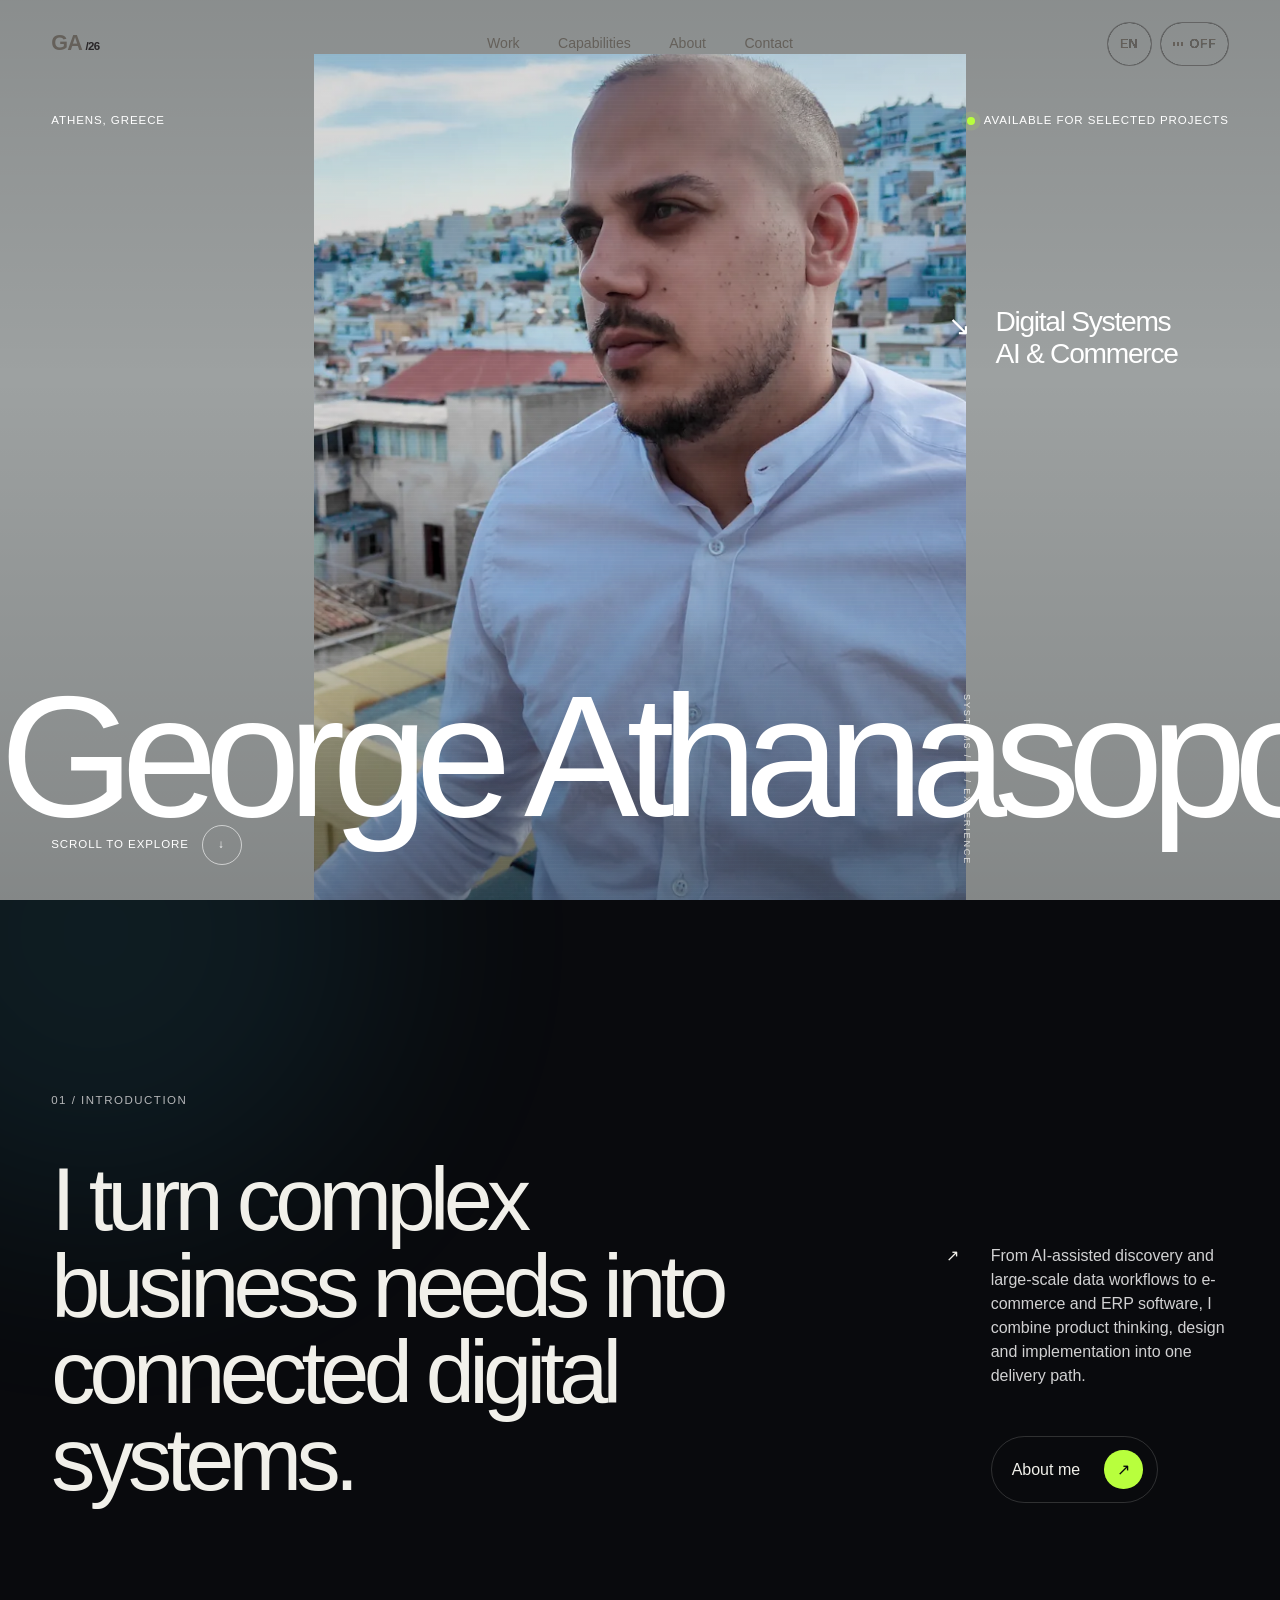
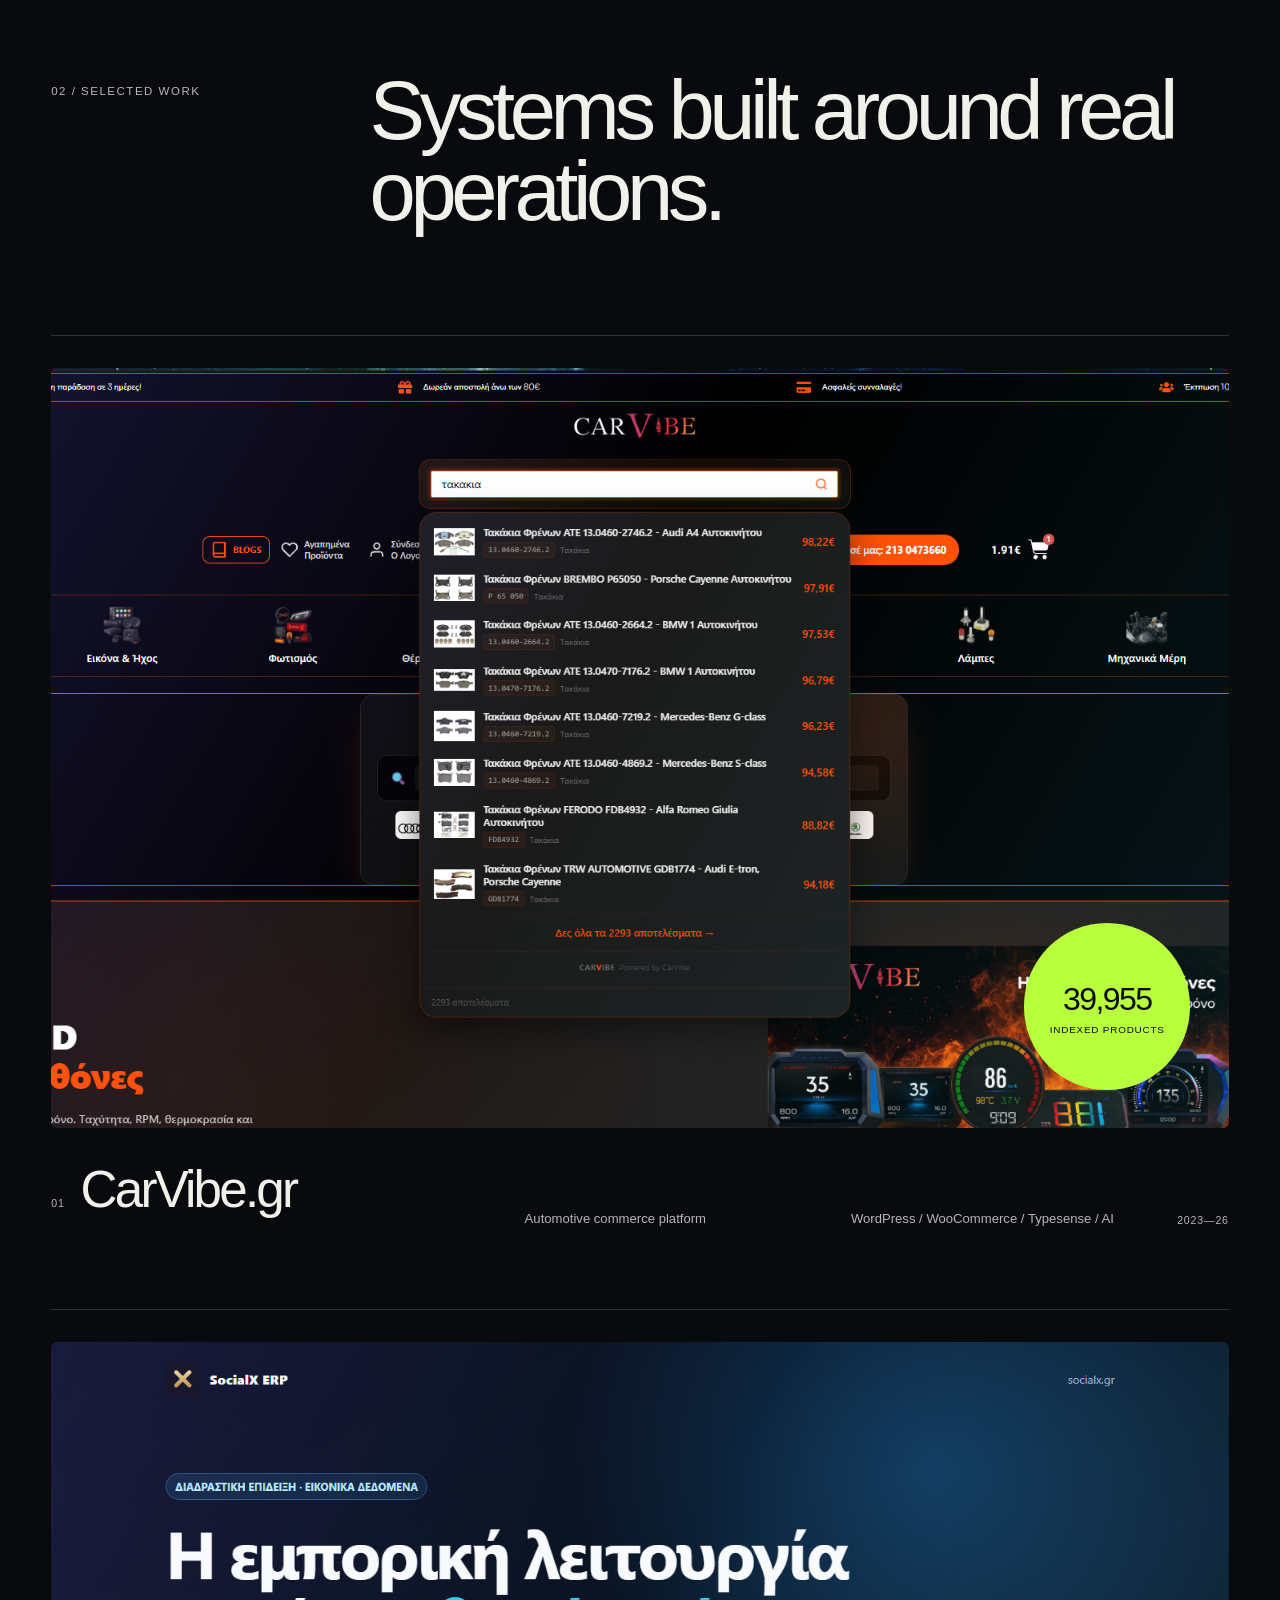
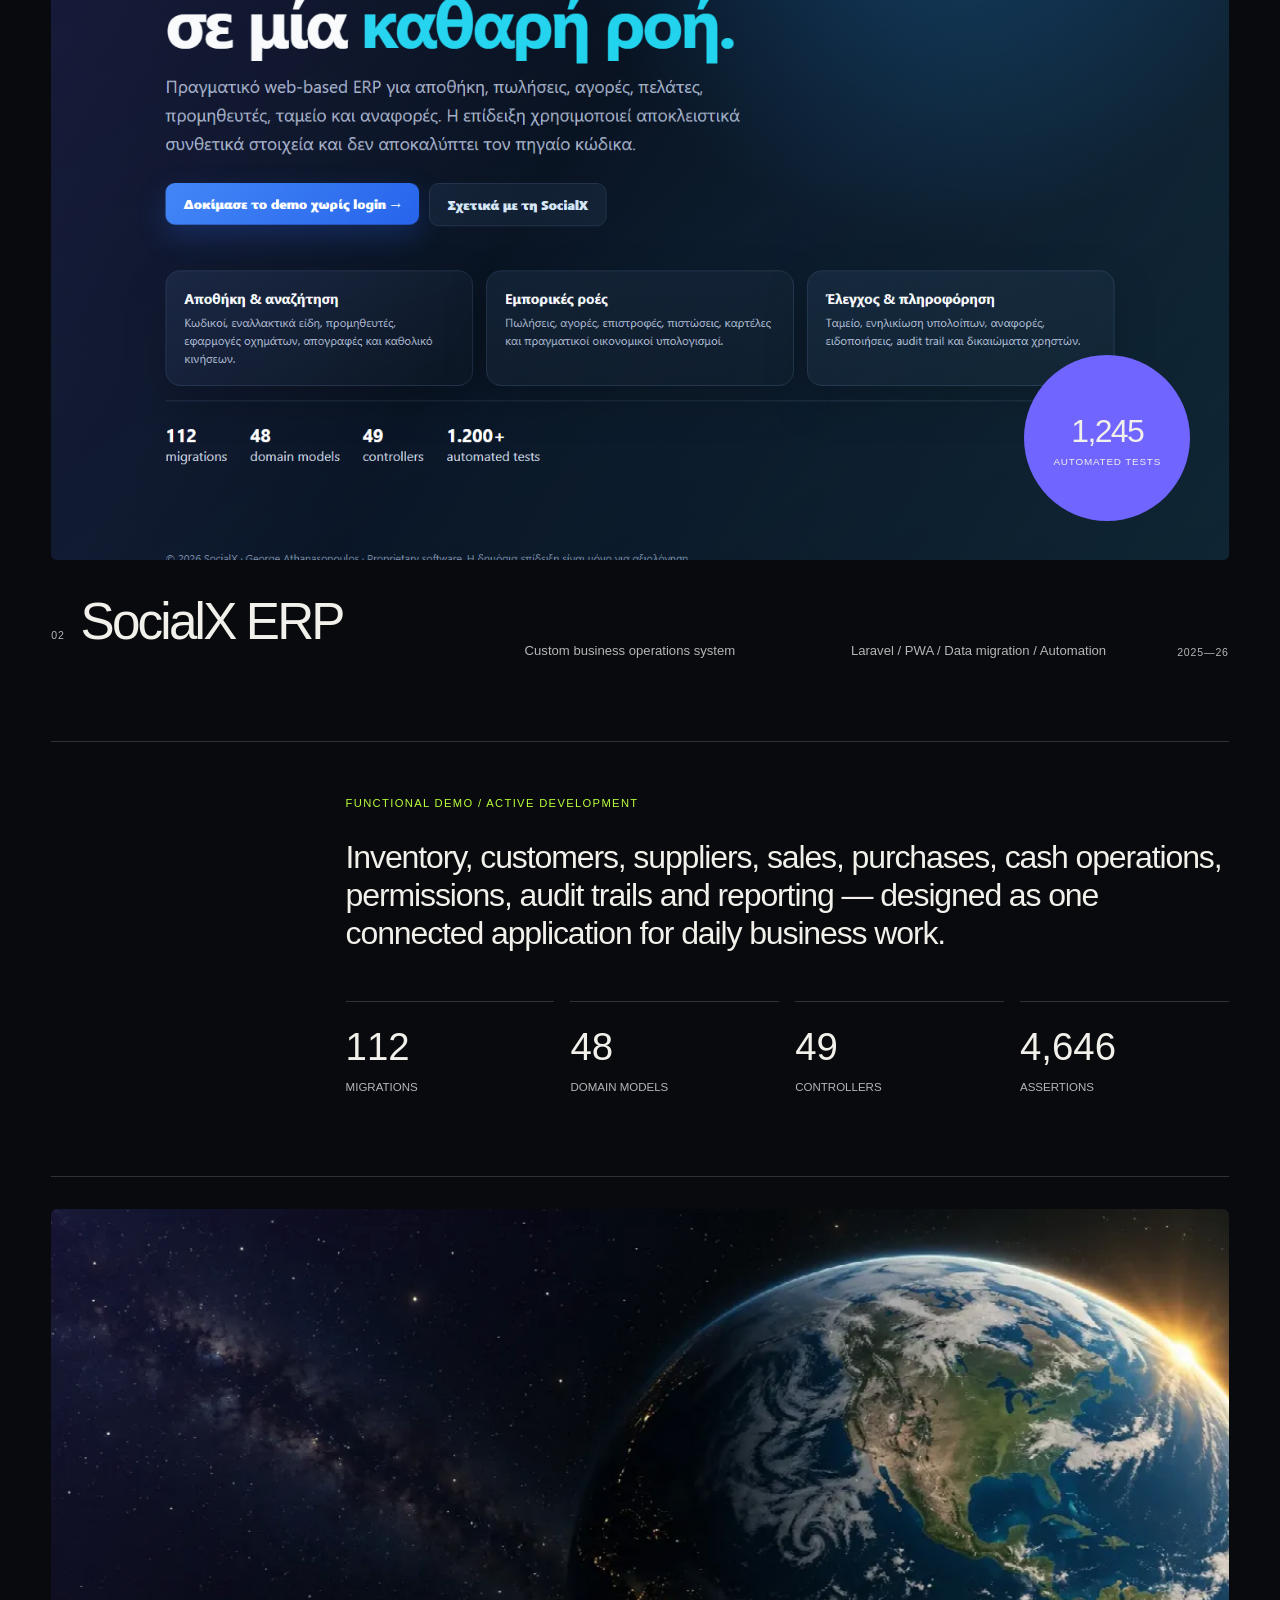
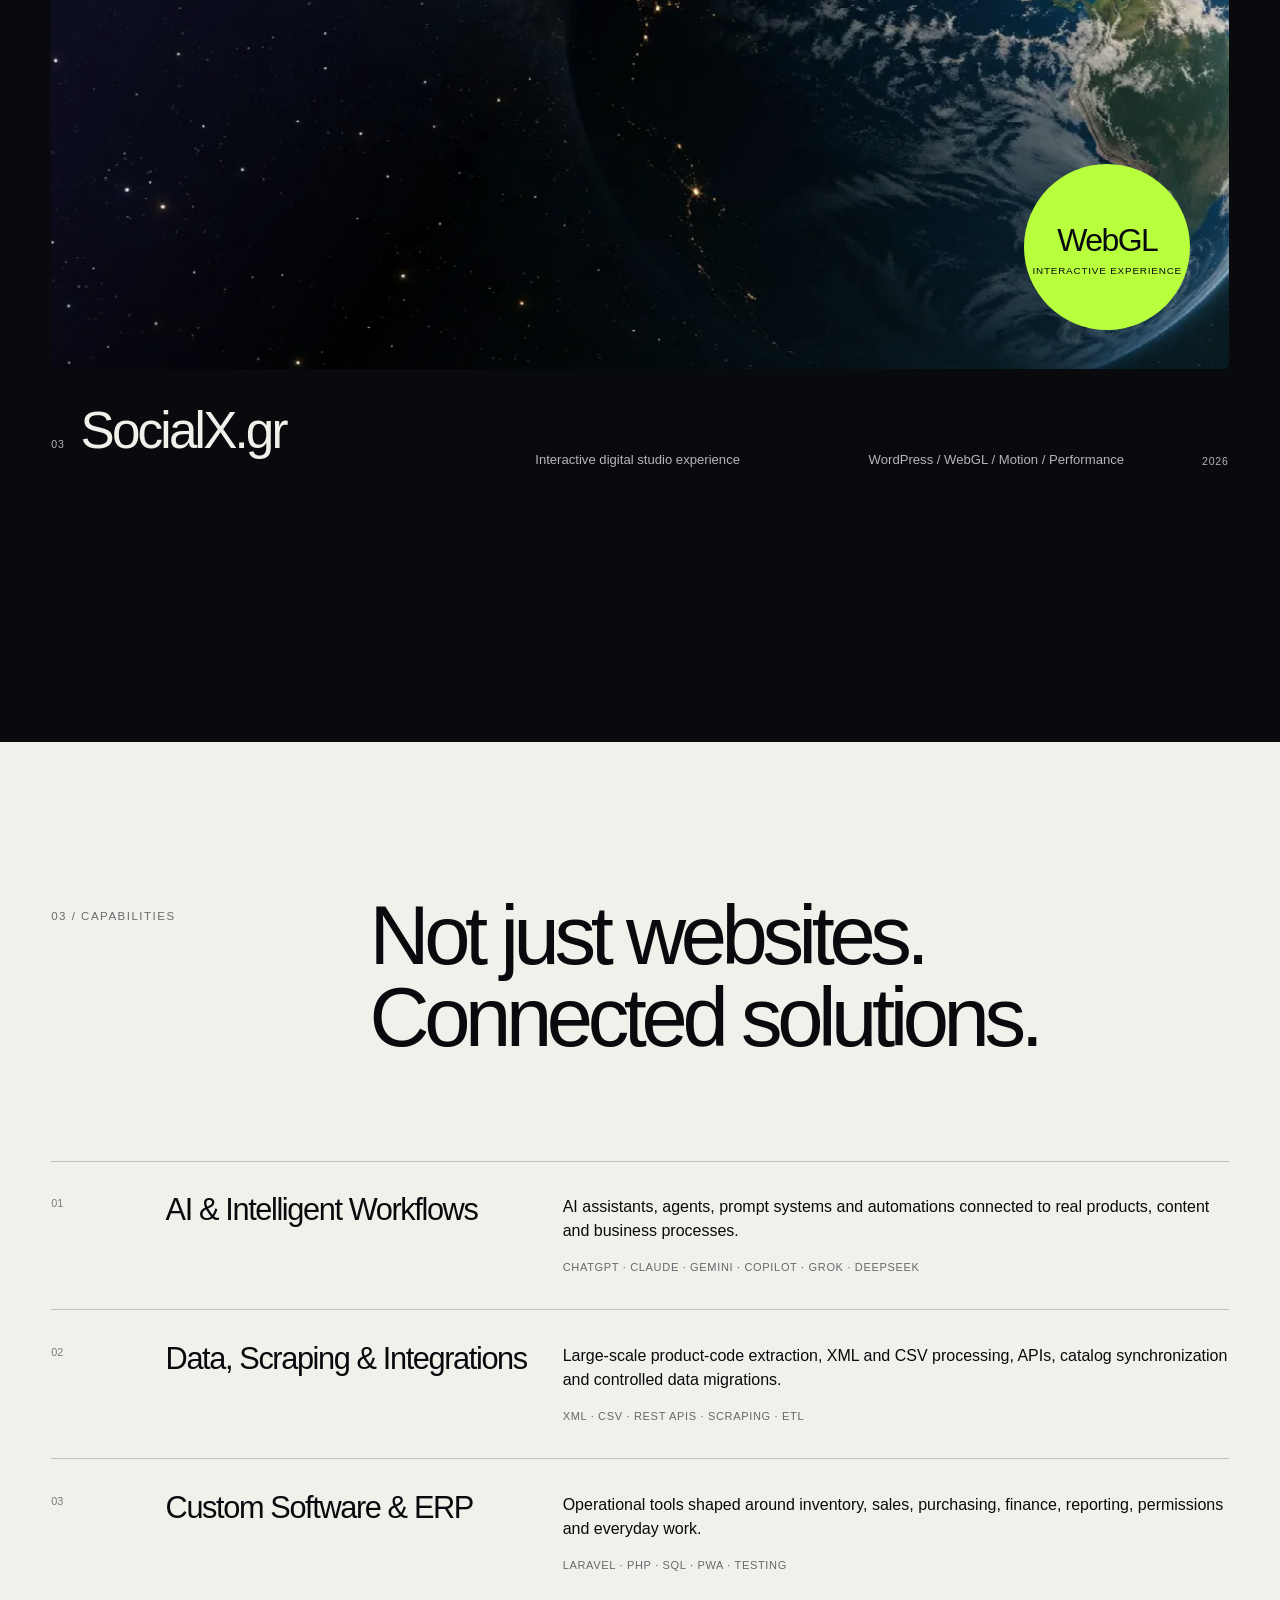
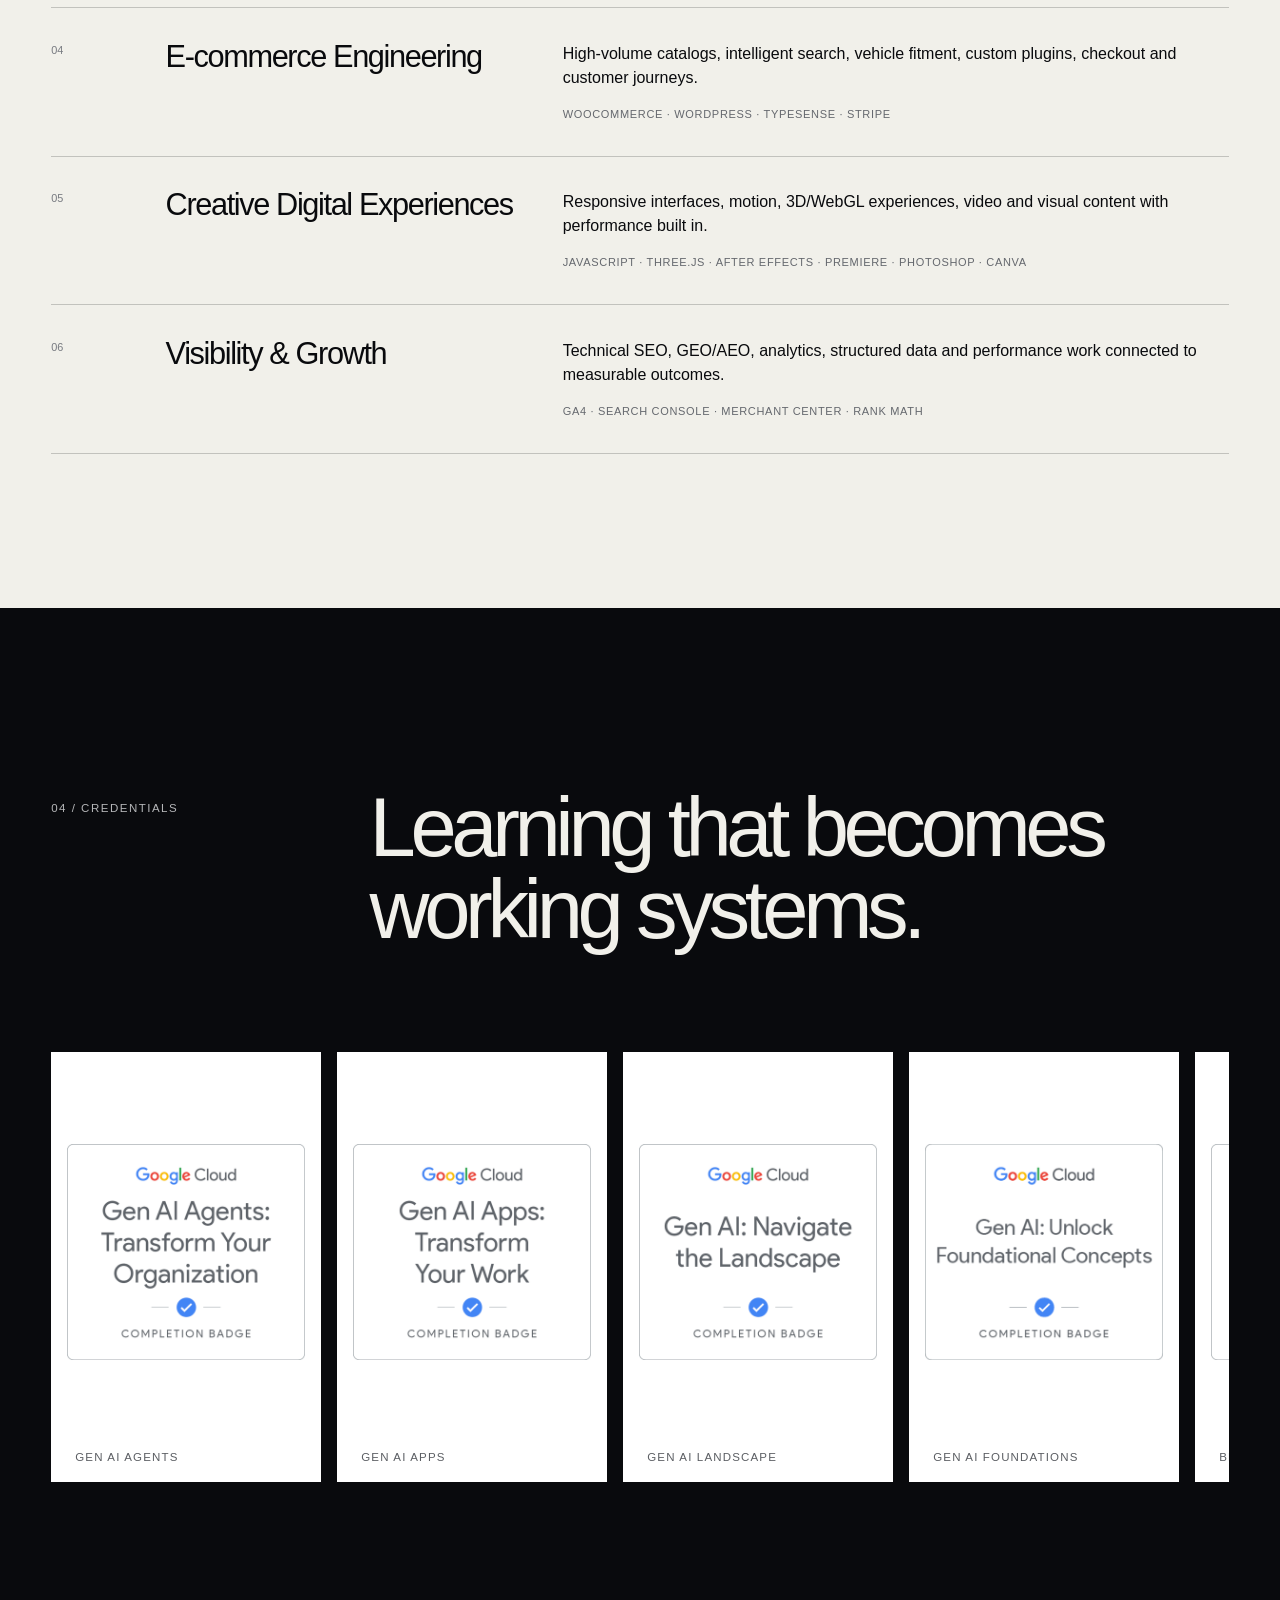
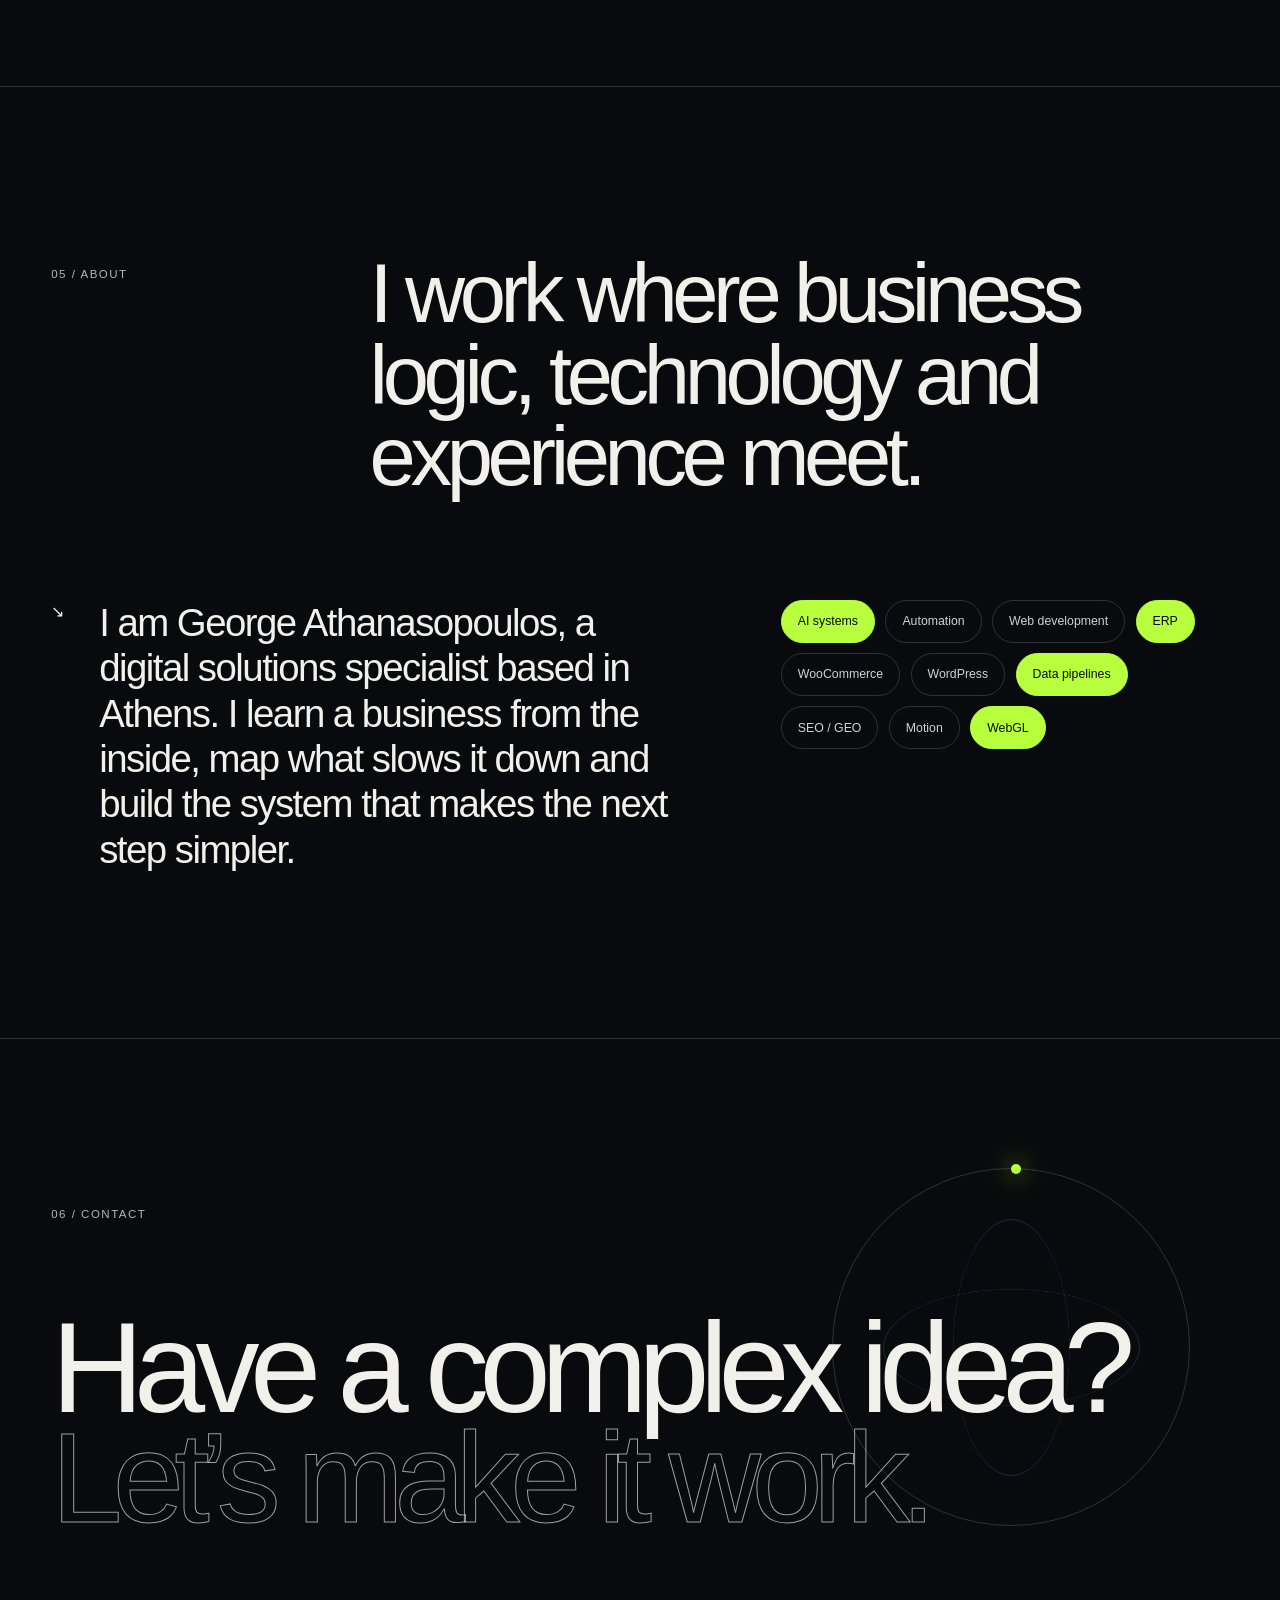
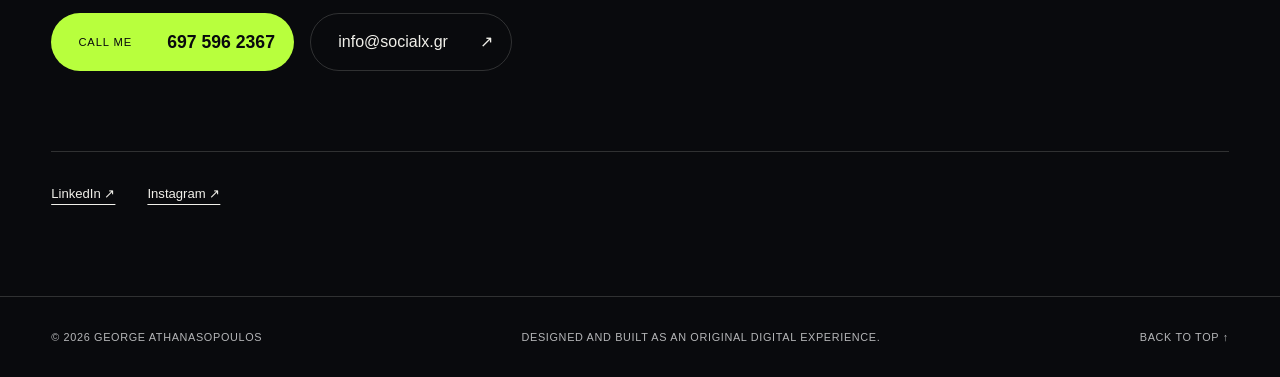
<file: index.html>
<!doctype html>
<html lang="en">
<head>
  <meta charset="utf-8">
  <meta name="viewport" content="width=device-width, initial-scale=1">
  <meta name="theme-color" content="#090a0d">
  <meta name="description" content="George Athanasopoulos designs and builds AI workflows, custom business systems, data integrations and high-performance digital commerce experiences.">
  <meta name="robots" content="index,follow">
  <link rel="canonical" href="https://georgeathanaso.github.io/">
  <meta property="og:type" content="website">
  <meta property="og:title" content="George Athanasopoulos — Digital Systems, AI & Commerce">
  <meta property="og:description" content="AI workflows, custom business systems, data integrations and high-performance digital commerce experiences.">
  <meta property="og:url" content="https://georgeathanaso.github.io/">
  <title>George Athanasopoulos — Digital Systems, AI & Commerce</title>
  <link rel="icon" type="image/svg+xml" href="data:image/svg+xml,%3Csvg xmlns='http://www.w3.org/2000/svg' viewBox='0 0 64 64'%3E%3Crect width='64' height='64' rx='14' fill='%23090a0d'/%3E%3Cpath d='M15 45V19h18v7H23v12h10v7H15Zm23 0V19h11v7h-3v12h3v7H38Z' fill='%23b8ff3d'/%3E%3C/svg%3E">
  <link rel="manifest" href="site.webmanifest">
  <link rel="stylesheet" href="assets/css/styles.css">
  <script src="assets/js/webgl.js" defer></script>
  <script src="assets/js/main.js" defer></script>
  <script type="application/ld+json">{"@context":"https://schema.org","@type":"Person","name":"George Athanasopoulos","url":"https://georgeathanaso.github.io/","jobTitle":"Digital Solutions Specialist","email":"mailto:info@socialx.gr","telephone":"+306975962367","sameAs":["https://www.linkedin.com/in/george-athanasopoulos-a924aa361/","https://www.instagram.com/george.athanaso/"],"knowsAbout":["Artificial intelligence workflows","Business automation","Web development","ERP systems","WooCommerce","WordPress","Data integrations","WebGL","Technical SEO"]}</script>
</head>
<body>
  <a class="skip-link" href="#main">Skip to content</a>
  <canvas id="data-field" aria-hidden="true"></canvas>
  <div class="ambient ambient-a" aria-hidden="true"></div>
  <div class="ambient ambient-b" aria-hidden="true"></div>
  <div class="cursor-dot" aria-hidden="true"></div>
  <div class="cursor-ring" aria-hidden="true"><span>VIEW</span></div>

  <div class="loader" aria-hidden="true">
    <div class="loader-word"><span>Systems</span><span>Συστήματα</span><span>Intelligence</span><span>Commerce</span></div>
  </div>

  <header class="site-header" data-reveal>
    <a class="identity magnetic" href="#top" aria-label="George Athanasopoulos, home" data-sound>
      <span class="identity-mark">GA</span><span class="identity-year">/26</span>
    </a>
    <nav class="desktop-nav" aria-label="Main navigation">
      <a href="#work" data-sound data-i18n="navWork">Work</a>
      <a href="#capabilities" data-sound data-i18n="navCapabilities">Capabilities</a>
      <a href="#about" data-sound data-i18n="navAbout">About</a>
      <a href="#contact" data-sound data-i18n="navContact">Contact</a>
    </nav>
    <div class="header-actions">
      <button class="utility-button" id="language-toggle" type="button" aria-label="Change language" data-sound>EN</button>
      <button class="utility-button sound-toggle" id="sound-toggle" type="button" aria-label="Enable interface sounds" aria-pressed="false">
        <span class="sound-bars" aria-hidden="true"><i></i><i></i><i></i></span>
        <span class="sound-label">OFF</span>
      </button>
      <button class="menu-toggle" type="button" aria-expanded="false" aria-controls="mobile-menu" aria-label="Open menu" data-sound>
        <span></span><span></span>
      </button>
    </div>
  </header>

  <nav class="mobile-menu" id="mobile-menu" aria-label="Mobile navigation" hidden>
    <a href="#work" data-i18n="navWork">Work</a>
    <a href="#capabilities" data-i18n="navCapabilities">Capabilities</a>
    <a href="#about" data-i18n="navAbout">About</a>
    <a href="#contact" data-i18n="navContact">Contact</a>
  </nav>

  <main id="main">
    <section class="hero" id="top">
      <div class="hero-meta" data-reveal>
        <span>Athens, Greece</span>
        <span class="availability"><i></i><span data-i18n="availability">Available for selected projects</span></span>
      </div>

      <div class="hero-portrait" data-cursor="HELLO" data-reveal>
        <div class="portrait-frame">
          <img src="assets/images/george-athanasopoulos.png" alt="George Athanasopoulos" width="998" height="1245" fetchpriority="high">
          <div class="portrait-scan" aria-hidden="true"></div>
        </div>
        <span class="portrait-code" aria-hidden="true">SYSTEMS / AI / EXPERIENCE</span>
      </div>

      <div class="hero-role" data-reveal>
        <span class="arrow" aria-hidden="true">↘</span>
        <p data-i18n="role">Digital Systems<br>AI & Commerce</p>
      </div>

      <div class="hero-title-wrap" aria-label="George Athanasopoulos">
        <h1 class="hero-title">George Athanasopoulos —</h1>
        <h1 class="hero-title hero-title-clone" aria-hidden="true">George Athanasopoulos —</h1>
      </div>

      <a class="scroll-cue magnetic" href="#manifesto" aria-label="Scroll to introduction" data-sound>
        <span data-i18n="scroll">Scroll to explore</span><i aria-hidden="true">↓</i>
      </a>
    </section>

    <section class="manifesto section-shell" id="manifesto">
      <p class="section-index" data-reveal>01 / <span data-i18n="introLabel">Introduction</span></p>
      <div class="manifesto-copy">
        <h2 class="display-copy" data-reveal data-i18n="manifestoTitle">I turn complex business needs into connected digital systems.</h2>
        <div class="manifesto-aside" data-reveal>
          <span aria-hidden="true">↗</span>
          <p data-i18n="manifestoBody">From AI-assisted discovery and large-scale data workflows to e-commerce and ERP software, I combine product thinking, design and implementation into one delivery path.</p>
          <a class="pill-button magnetic" href="#about" data-sound><span data-i18n="aboutMe">About me</span><i>↗</i></a>
        </div>
      </div>
    </section>

    <section class="work section-shell" id="work">
      <div class="section-heading" data-reveal>
        <p class="section-index">02 / <span data-i18n="selectedWork">Selected work</span></p>
        <h2 data-i18n="workTitle">Systems built around real operations.</h2>
      </div>

      <article class="project project-carvibe" data-cursor="OPEN" data-project-card data-reveal>
        <a href="work/carvibe/" aria-label="Explore the CarVibe case study" data-sound>
          <div class="project-media">
            <img src="assets/images/projects/carvibe-search.png" alt="CarVibe instant product search interface" width="1878" height="948" loading="lazy">
            <div class="project-orbit" aria-hidden="true"><span>39,955</span><small>indexed products</small></div>
          </div>
          <div class="project-info">
            <div><span class="project-number">01</span><h3>CarVibe.gr</h3></div>
            <p data-i18n="carvibeType">Automotive commerce platform</p>
            <p>WordPress / WooCommerce / Typesense / AI</p>
            <span class="project-year">2023—26</span>
          </div>
        </a>
      </article>

      <article class="project project-erp" data-cursor="VIEW" data-project-card data-reveal>
        <a href="work/socialx-erp/" aria-label="Explore the SocialX ERP case study" data-sound>
          <div class="project-media">
            <img src="assets/images/projects/socialx-erp.png" alt="SocialX ERP demo landing screen" width="1600" height="900" loading="lazy">
            <div class="project-orbit project-orbit-dark" aria-hidden="true"><span>1,245</span><small>automated tests</small></div>
          </div>
          <div class="project-info">
            <div><span class="project-number">02</span><h3>SocialX ERP</h3></div>
            <p data-i18n="erpType">Custom business operations system</p>
            <p>Laravel / PWA / Data migration / Automation</p>
            <span class="project-year">2025—26</span>
          </div>
        </a>
      </article>

      <div class="project-detail" id="erp-details" data-reveal>
        <span class="detail-kicker" data-i18n="erpStatus">Functional demo / active development</span>
        <p data-i18n="erpSummary">Inventory, customers, suppliers, sales, purchases, cash operations, permissions, audit trails and reporting — designed as one connected application for daily business work.</p>
        <dl>
          <div><dt>112</dt><dd>Migrations</dd></div>
          <div><dt>48</dt><dd>Domain models</dd></div>
          <div><dt>49</dt><dd>Controllers</dd></div>
          <div><dt>4,646</dt><dd>Assertions</dd></div>
        </dl>
      </div>

      <article class="project project-socialx" data-cursor="VIEW" data-project-card data-reveal>
        <a href="work/socialx-experience/" aria-label="Explore the SocialX Web Experience case study" data-sound>
          <div class="project-media">
            <img src="assets/images/projects/socialx-experience.webp" alt="SocialX interactive WebGL earth experience" width="1280" height="720" loading="lazy">
            <div class="project-orbit" aria-hidden="true"><span>WebGL</span><small>interactive experience</small></div>
          </div>
          <div class="project-info">
            <div><span class="project-number">03</span><h3>SocialX.gr</h3></div>
            <p>Interactive digital studio experience</p>
            <p>WordPress / WebGL / Motion / Performance</p>
            <span class="project-year">2026</span>
          </div>
        </a>
      </article>

    </section>

    <section class="capabilities section-shell" id="capabilities">
      <div class="section-heading capabilities-heading" data-reveal>
        <p class="section-index">03 / <span data-i18n="capabilitiesLabel">Capabilities</span></p>
        <h2 data-i18n="capabilitiesTitle">Not just websites. Connected solutions.</h2>
      </div>

      <div class="capability-list">
        <article class="capability" data-reveal>
          <span>01</span><h3>AI & Intelligent Workflows</h3>
          <p data-i18n="aiCopy">AI assistants, agents, prompt systems and automations connected to real products, content and business processes.</p>
          <em>ChatGPT · Claude · Gemini · Copilot · Grok · DeepSeek</em>
        </article>
        <article class="capability" data-reveal>
          <span>02</span><h3>Data, Scraping & Integrations</h3>
          <p data-i18n="dataCopy">Large-scale product-code extraction, XML and CSV processing, APIs, catalog synchronization and controlled data migrations.</p>
          <em>XML · CSV · REST APIs · Scraping · ETL</em>
        </article>
        <article class="capability" data-reveal>
          <span>03</span><h3>Custom Software & ERP</h3>
          <p data-i18n="erpCopy">Operational tools shaped around inventory, sales, purchasing, finance, reporting, permissions and everyday work.</p>
          <em>Laravel · PHP · SQL · PWA · Testing</em>
        </article>
        <article class="capability" data-reveal>
          <span>04</span><h3>E-commerce Engineering</h3>
          <p data-i18n="commerceCopy">High-volume catalogs, intelligent search, vehicle fitment, custom plugins, checkout and customer journeys.</p>
          <em>WooCommerce · WordPress · Typesense · Stripe</em>
        </article>
        <article class="capability" data-reveal>
          <span>05</span><h3>Creative Digital Experiences</h3>
          <p data-i18n="creativeCopy">Responsive interfaces, motion, 3D/WebGL experiences, video and visual content with performance built in.</p>
          <em>JavaScript · Three.js · After Effects · Premiere · Photoshop · Canva</em>
        </article>
        <article class="capability" data-reveal>
          <span>06</span><h3>Visibility & Growth</h3>
          <p data-i18n="growthCopy">Technical SEO, GEO/AEO, analytics, structured data and performance work connected to measurable outcomes.</p>
          <em>GA4 · Search Console · Merchant Center · Rank Math</em>
        </article>
      </div>
    </section>

    <section class="credentials section-shell" id="credentials">
      <div class="section-heading" data-reveal>
        <p class="section-index">04 / <span data-i18n="credentialsLabel">Credentials</span></p>
        <h2 data-i18n="credentialsTitle">Learning that becomes working systems.</h2>
      </div>

      <p class="sr-only" id="credential-help">Scroll horizontally to review the selected certifications.</p>
      <div class="credential-track" tabindex="0" aria-label="Selected certifications" aria-describedby="credential-help" data-reveal>
        <figure><img src="assets/images/certifications/google-gen-ai-agents.png" alt="Google Cloud Gen AI Agents: Transform Your Organization completion badge" loading="lazy"><figcaption>Gen AI Agents</figcaption></figure>
        <figure><img src="assets/images/certifications/google-gen-ai-apps.png" alt="Google Cloud Gen AI Apps: Transform Your Work completion badge" loading="lazy"><figcaption>Gen AI Apps</figcaption></figure>
        <figure><img src="assets/images/certifications/google-gen-ai-landscape.png" alt="Google Cloud Gen AI: Navigate the Landscape completion badge" loading="lazy"><figcaption>Gen AI Landscape</figcaption></figure>
        <figure><img src="assets/images/certifications/google-gen-ai-foundations.png" alt="Google Cloud Gen AI: Unlock Foundational Concepts completion badge" loading="lazy"><figcaption>Gen AI Foundations</figcaption></figure>
        <figure><img src="assets/images/certifications/google-gen-ai-chatbot.png" alt="Google Cloud Gen AI: Beyond the Chatbot completion badge" loading="lazy"><figcaption>Beyond the Chatbot</figcaption></figure>
        <article class="text-credential">
          <span>VELLUM</span>
          <h3>Mastering<br>WordPress</h3>
          <p>Global Educational Services</p>
          <time datetime="2023-12">December 2023</time>
        </article>
      </div>
    </section>

    <section class="about section-shell" id="about">
      <div class="section-heading" data-reveal>
        <p class="section-index">05 / <span data-i18n="aboutLabel">About</span></p>
        <h2 data-i18n="aboutTitle">I work where business logic, technology and experience meet.</h2>
      </div>
      <div class="about-grid">
        <div class="about-statement" data-reveal>
          <span aria-hidden="true">↘</span>
          <p data-i18n="aboutCopy">I am George Athanasopoulos, a digital solutions specialist based in Athens. I learn a business from the inside, map what slows it down and build the system that makes the next step simpler.</p>
        </div>
        <div class="tool-cloud" data-reveal aria-label="Working toolkit">
          <span>AI systems</span><span>Automation</span><span>Web development</span><span>ERP</span><span>WooCommerce</span><span>WordPress</span><span>Data pipelines</span><span>SEO / GEO</span><span>Motion</span><span>WebGL</span>
        </div>
      </div>
    </section>

    <section class="contact section-shell" id="contact">
      <p class="section-index" data-reveal>06 / <span data-i18n="contactLabel">Contact</span></p>
      <div class="contact-orbit" aria-hidden="true"><span></span><i></i></div>
      <h2 data-reveal><span data-i18n="contactTitle">Have a complex idea?</span><br><span class="outline-text" data-i18n="contactAction">Let’s make it work.</span></h2>
      <div class="contact-links" data-reveal>
        <a class="contact-primary magnetic" href="tel:+306975962367" data-sound><span>Call me</span><strong>697 596 2367</strong></a>
        <a class="contact-secondary magnetic" href="mailto:info@socialx.gr" data-sound>info@socialx.gr <i>↗</i></a>
      </div>
      <div class="social-links" data-reveal>
        <a href="https://www.linkedin.com/in/george-athanasopoulos-a924aa361/" target="_blank" rel="noopener" data-sound>LinkedIn ↗</a>
        <a href="https://www.instagram.com/george.athanaso/" target="_blank" rel="noopener" data-sound>Instagram ↗</a>
      </div>
    </section>
  </main>

  <footer class="site-footer section-shell">
    <p>© <span id="current-year">2026</span> George Athanasopoulos</p>
    <p data-i18n="footerNote">Designed and built as an original digital experience.</p>
    <a href="#top" class="magnetic" data-sound><span data-i18n="backTop">Back to top</span> ↑</a>
  </footer>

  <noscript><p class="noscript">This portfolio works without JavaScript, but motion and 3D interactions require it.</p></noscript>
</body>
</html>
</file>
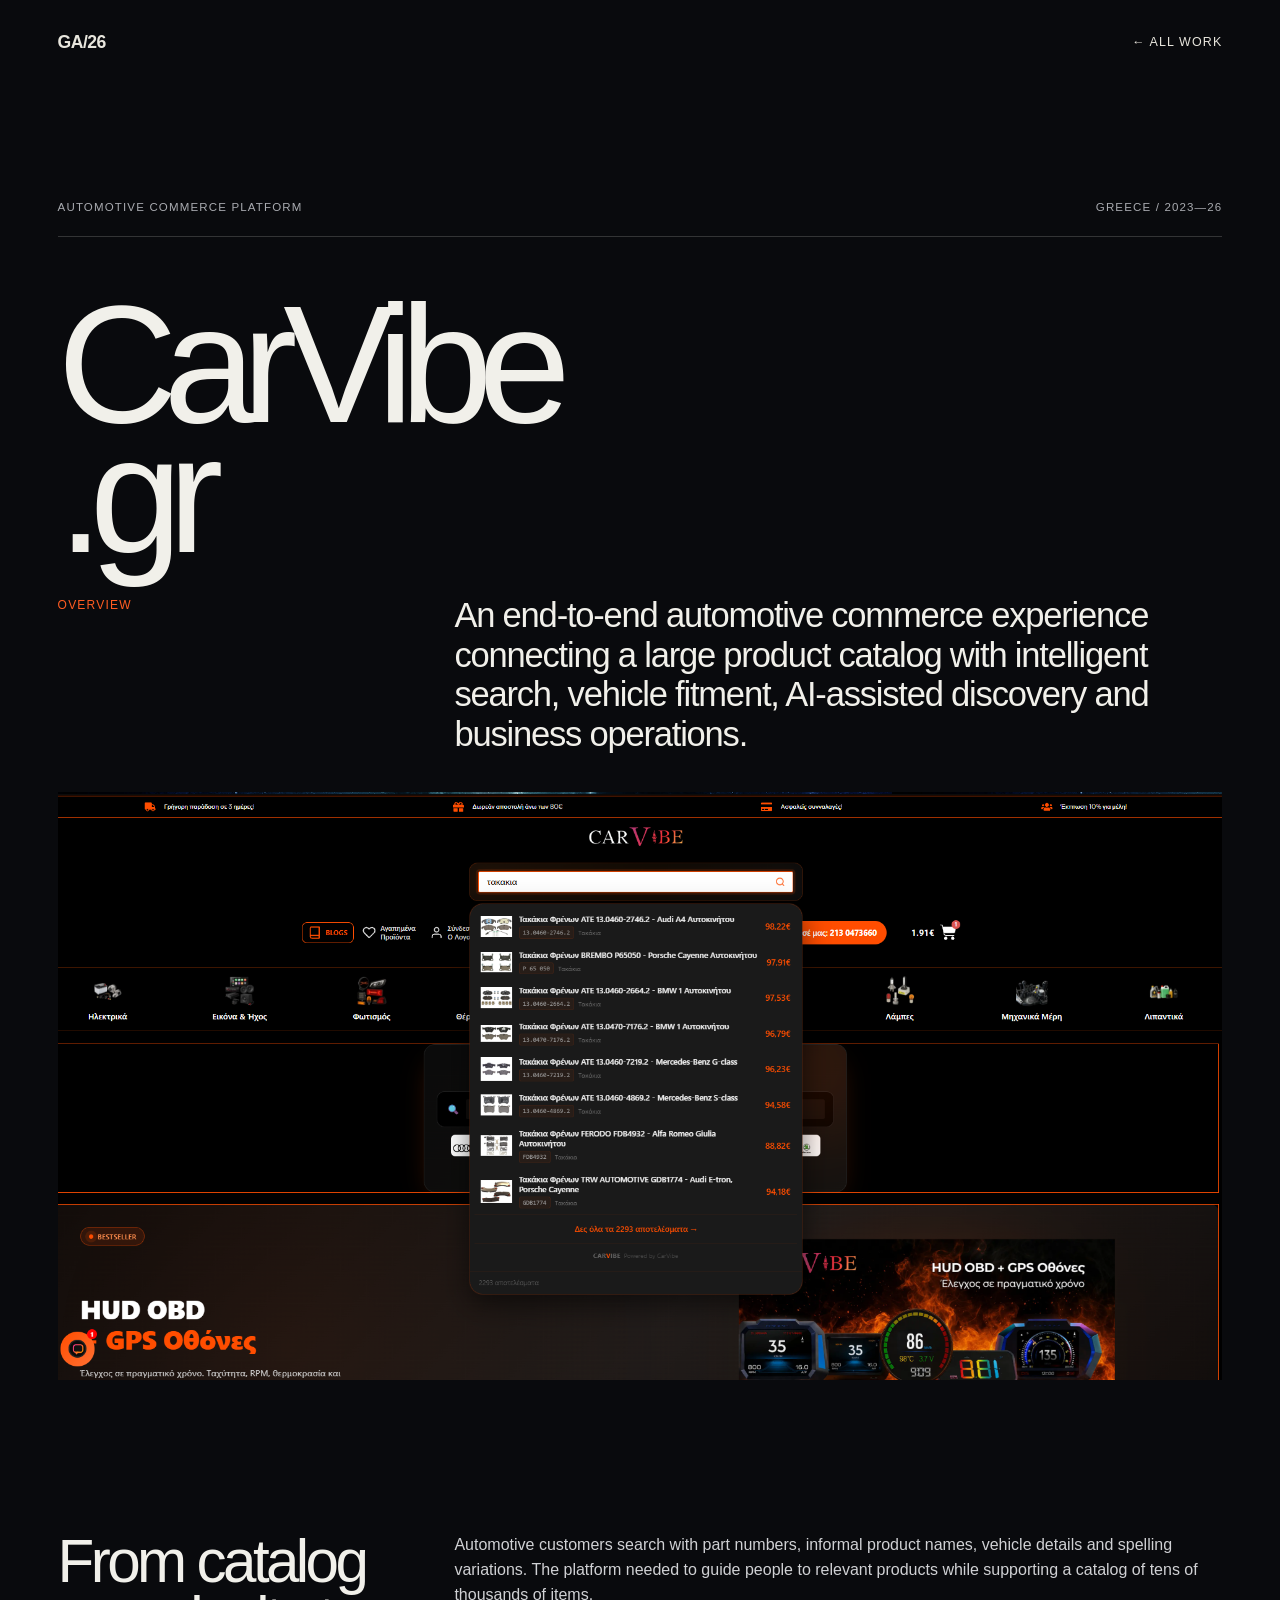
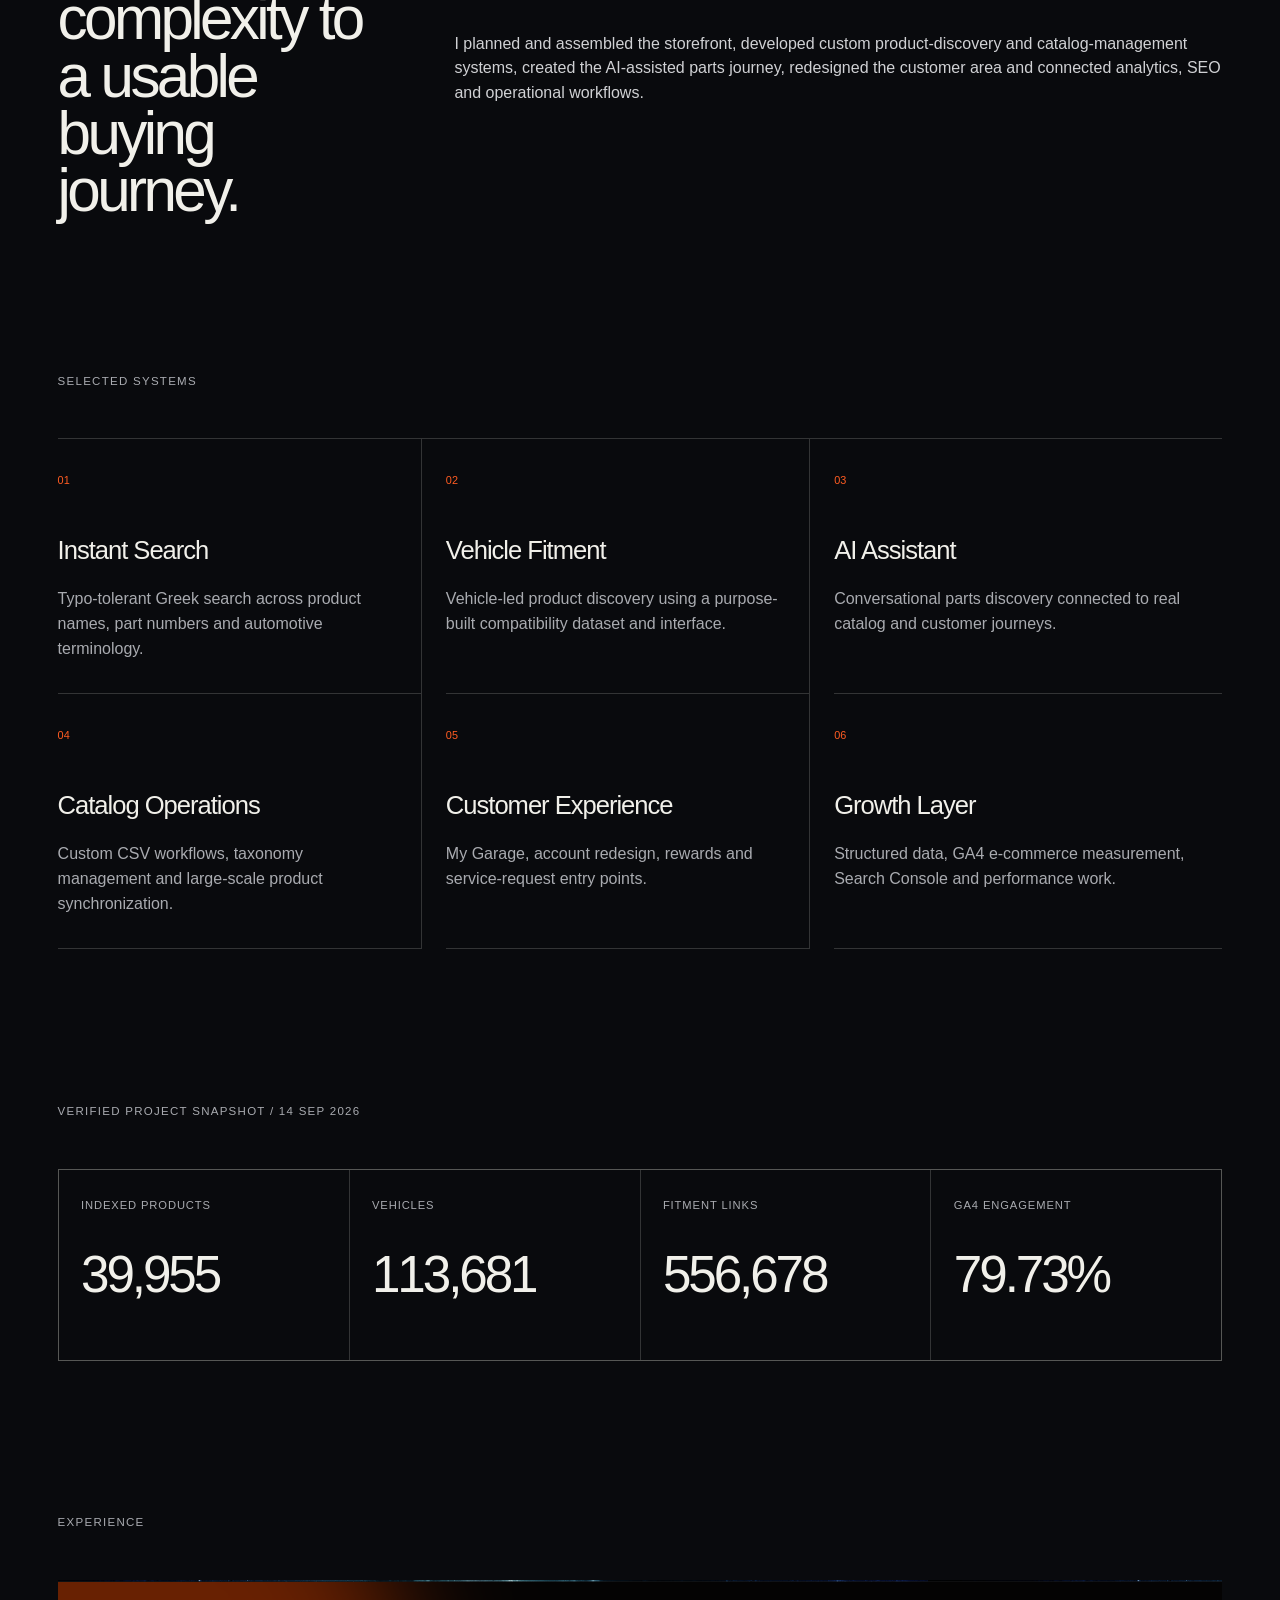
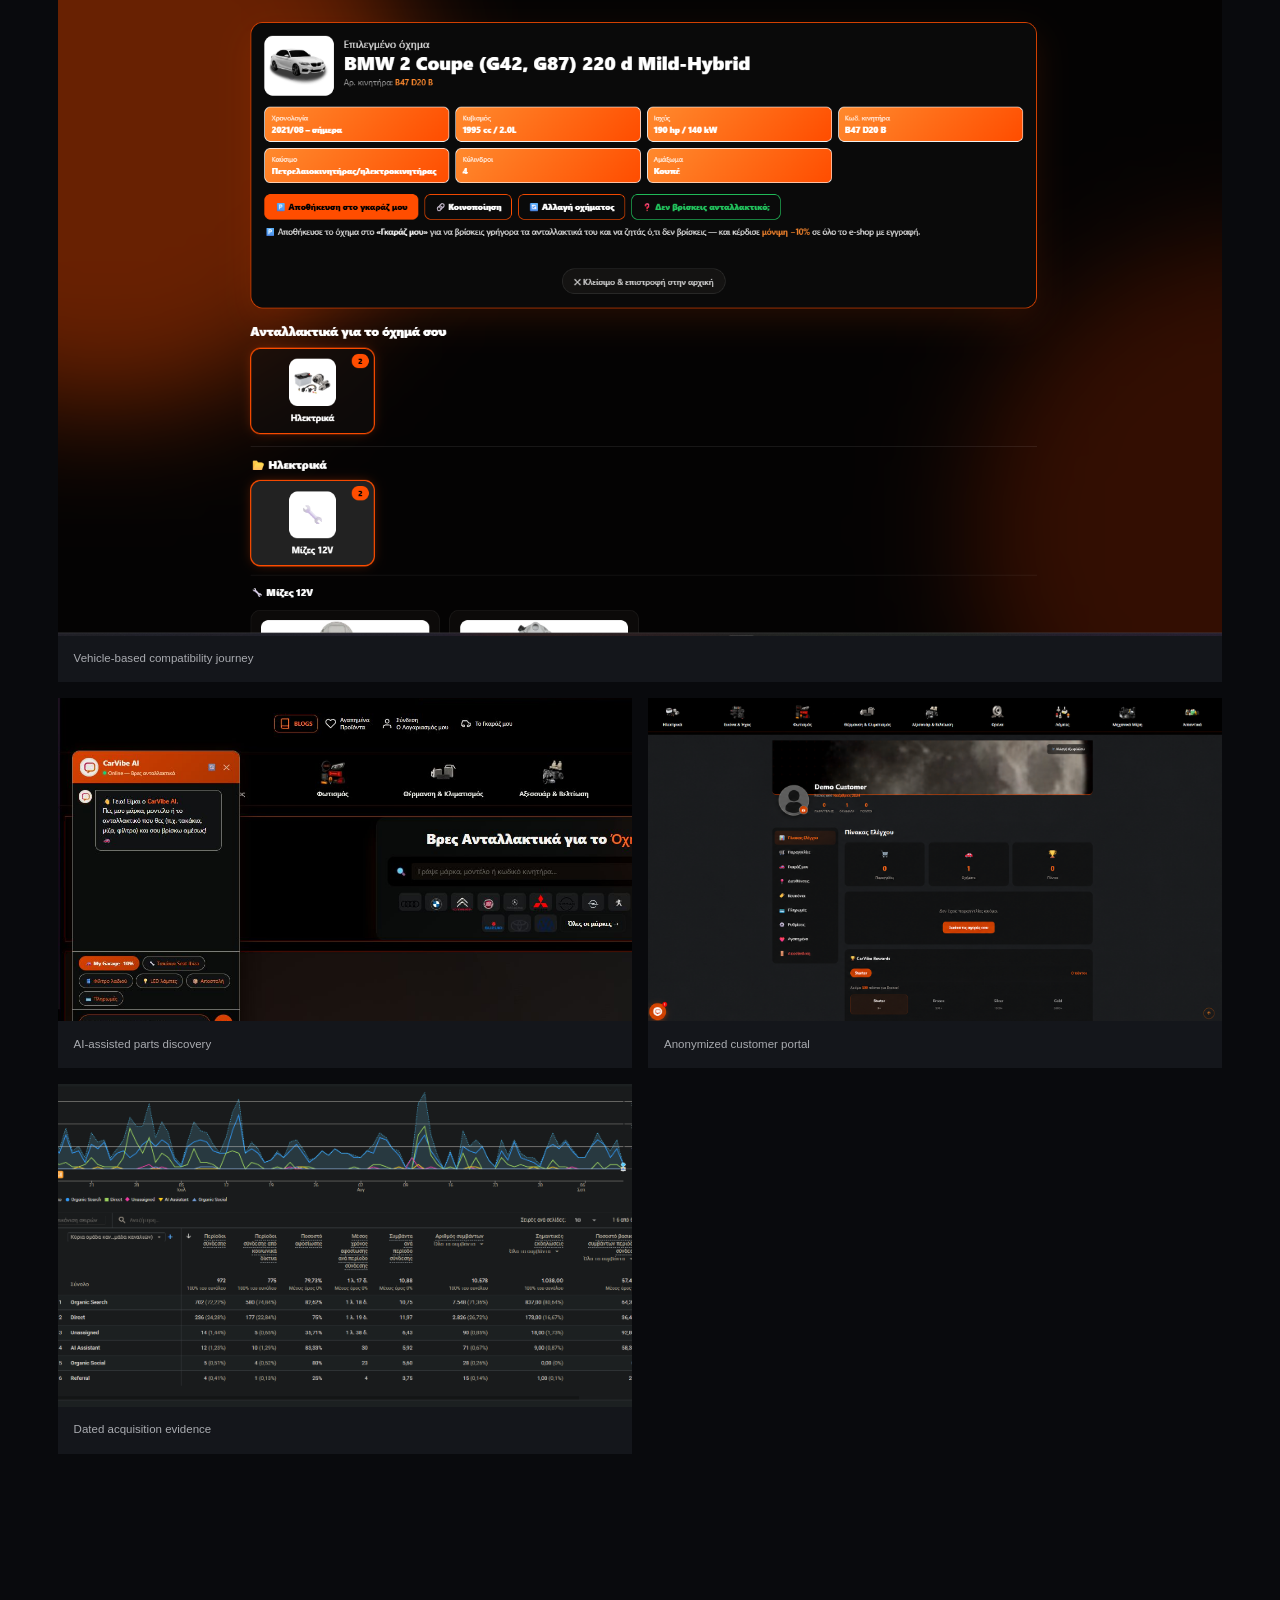
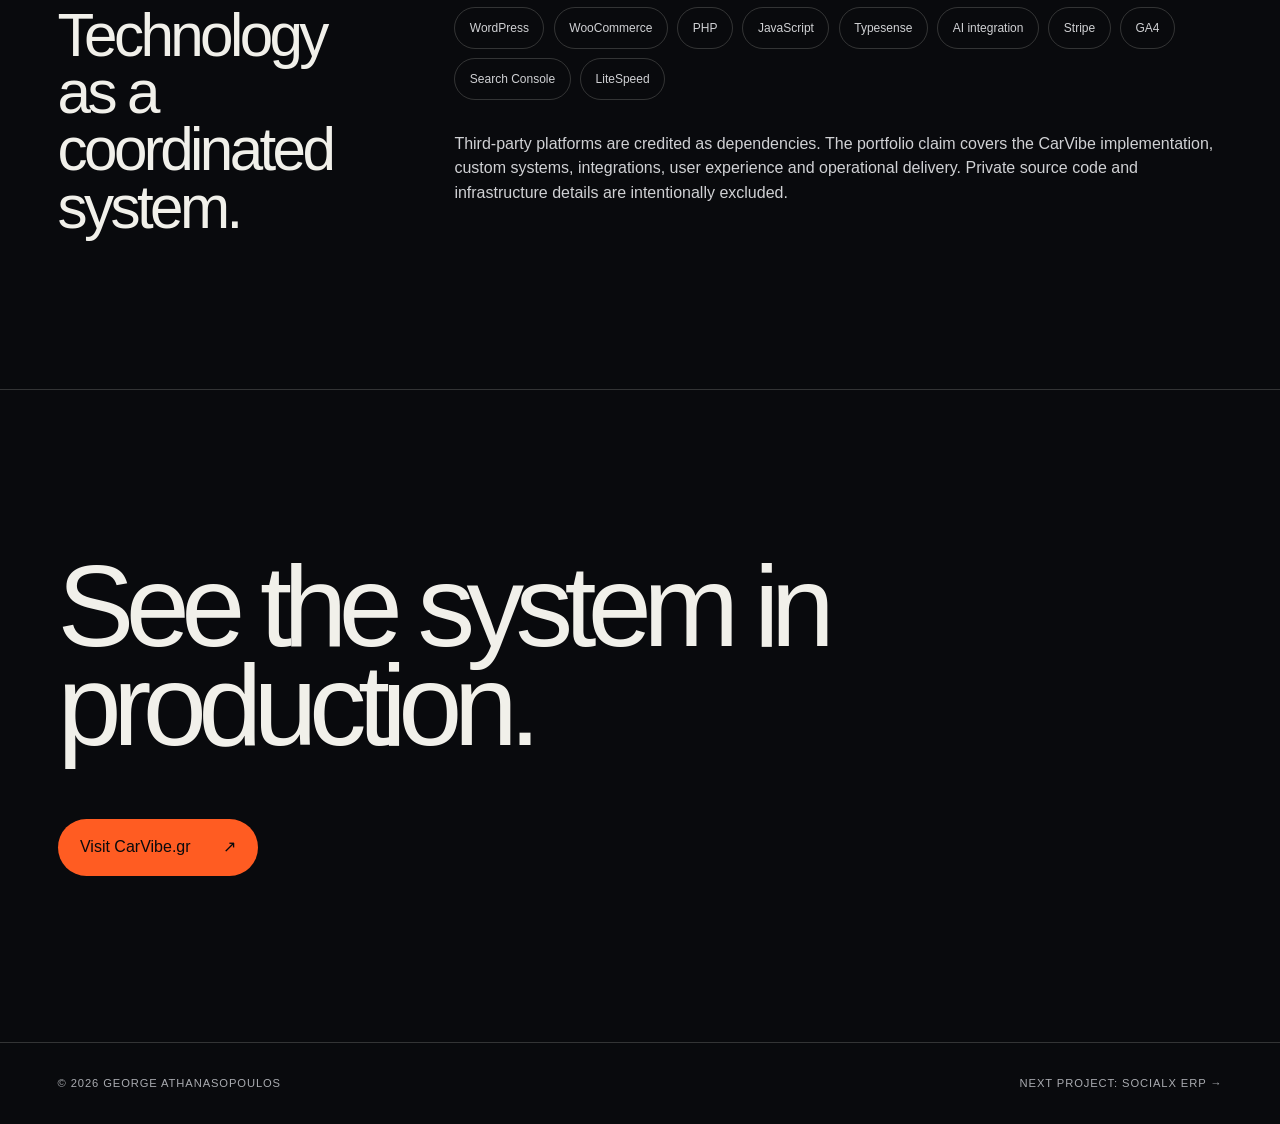
<file: work/carvibe/index.html>
<!doctype html>
<html lang="en" class="accent-orange">
<head>
  <meta charset="utf-8"><meta name="viewport" content="width=device-width, initial-scale=1">
  <meta name="description" content="CarVibe.gr case study — a connected automotive e-commerce platform by George Athanasopoulos.">
  <link rel="canonical" href="https://georgeathanaso.github.io/work/carvibe/">
  <meta property="og:type" content="article"><meta property="og:title" content="CarVibe.gr — Automotive Commerce Case Study"><meta property="og:description" content="Intelligent search, vehicle fitment, AI-assisted discovery and commerce operations in one connected platform.">
  <title>CarVibe.gr — George Athanasopoulos</title>
  <link rel="icon" type="image/svg+xml" href="data:image/svg+xml,%3Csvg xmlns='http://www.w3.org/2000/svg' viewBox='0 0 64 64'%3E%3Crect width='64' height='64' rx='14' fill='%23090a0d'/%3E%3Cpath d='M15 45V19h18v7H23v12h10v7H15Zm23 0V19h11v7h-3v12h3v7H38Z' fill='%23ff5c22'/%3E%3C/svg%3E">
  <link rel="stylesheet" href="../../assets/css/case-study.css"><script src="../../assets/js/case-study.js" defer></script>
</head>
<body>
  <a class="skip-link" href="#main">Skip to content</a>
  <header class="case-header"><a class="brand" href="../../">GA/26</a><a href="../../#work">← All work</a></header>
  <main class="case-main" id="main">
    <section class="case-hero case-shell" data-reveal>
      <div class="case-kicker"><span>Automotive commerce platform</span><span>Greece / 2023—26</span></div>
      <h1>CarVibe<br>.gr</h1>
      <div class="case-intro"><span>Overview</span><p>An end-to-end automotive commerce experience connecting a large product catalog with intelligent search, vehicle fitment, AI-assisted discovery and business operations.</p></div>
    </section>
    <div class="hero-media" data-reveal><img src="../../assets/images/projects/carvibe-search.png" alt="CarVibe instant search interface" width="1878" height="948"></div>

    <section class="case-section case-shell two-column" data-reveal>
      <h2>From catalog complexity to a usable buying journey.</h2>
      <div class="prose"><p>Automotive customers search with part numbers, informal product names, vehicle details and spelling variations. The platform needed to guide people to relevant products while supporting a catalog of tens of thousands of items.</p><p>I planned and assembled the storefront, developed custom product-discovery and catalog-management systems, created the AI-assisted parts journey, redesigned the customer area and connected analytics, SEO and operational workflows.</p></div>
    </section>

    <section class="case-section case-shell">
      <p class="section-label">Selected systems</p>
      <div class="feature-grid">
        <article data-reveal><span>01</span><h3>Instant Search</h3><p>Typo-tolerant Greek search across product names, part numbers and automotive terminology.</p></article>
        <article data-reveal><span>02</span><h3>Vehicle Fitment</h3><p>Vehicle-led product discovery using a purpose-built compatibility dataset and interface.</p></article>
        <article data-reveal><span>03</span><h3>AI Assistant</h3><p>Conversational parts discovery connected to real catalog and customer journeys.</p></article>
        <article data-reveal><span>04</span><h3>Catalog Operations</h3><p>Custom CSV workflows, taxonomy management and large-scale product synchronization.</p></article>
        <article data-reveal><span>05</span><h3>Customer Experience</h3><p>My Garage, account redesign, rewards and service-request entry points.</p></article>
        <article data-reveal><span>06</span><h3>Growth Layer</h3><p>Structured data, GA4 e-commerce measurement, Search Console and performance work.</p></article>
      </div>
    </section>

    <section class="case-section case-shell">
      <p class="section-label">Verified project snapshot / 14 Sep 2026</p>
      <div class="metrics">
        <div><span>Indexed products</span><strong>39,955</strong></div>
        <div><span>Vehicles</span><strong>113,681</strong></div>
        <div><span>Fitment links</span><strong>556,678</strong></div>
        <div><span>GA4 engagement</span><strong>79.73%</strong></div>
      </div>
    </section>

    <section class="case-section case-shell">
      <p class="section-label">Experience</p>
      <div class="gallery">
        <figure data-reveal><img src="../../assets/images/projects/carvibe-vehicle-fitment.png" alt="CarVibe vehicle compatibility selector" loading="lazy"><figcaption>Vehicle-based compatibility journey</figcaption></figure>
        <figure data-reveal><img src="../../assets/images/projects/carvibe-ai-assistant.jpg" alt="CarVibe AI automotive parts assistant" loading="lazy"><figcaption>AI-assisted parts discovery</figcaption></figure>
        <figure data-reveal><img src="../../assets/images/projects/carvibe-account.png" alt="Anonymized CarVibe customer dashboard" loading="lazy"><figcaption>Anonymized customer portal</figcaption></figure>
        <figure data-reveal><img src="../../assets/images/projects/carvibe-ga4.png" alt="Anonymized GA4 acquisition evidence" loading="lazy"><figcaption>Dated acquisition evidence</figcaption></figure>
      </div>
    </section>

    <section class="case-section case-shell two-column" data-reveal>
      <h2>Technology as a coordinated system.</h2>
      <div><div class="stack"><span>WordPress</span><span>WooCommerce</span><span>PHP</span><span>JavaScript</span><span>Typesense</span><span>AI integration</span><span>Stripe</span><span>GA4</span><span>Search Console</span><span>LiteSpeed</span></div><div class="prose stack-spaced"><p>Third-party platforms are credited as dependencies. The portfolio claim covers the CarVibe implementation, custom systems, integrations, user experience and operational delivery. Private source code and infrastructure details are intentionally excluded.</p></div></div>
    </section>

    <section class="case-cta case-shell"><h2>See the system in production.</h2><a href="https://www.carvibe.gr/" target="_blank" rel="noopener">Visit CarVibe.gr <span>↗</span></a></section>
  </main>
  <footer class="case-footer case-shell"><span>© 2026 George Athanasopoulos</span><a href="../socialx-erp/">Next project: SocialX ERP →</a></footer>
</body></html>
</file>
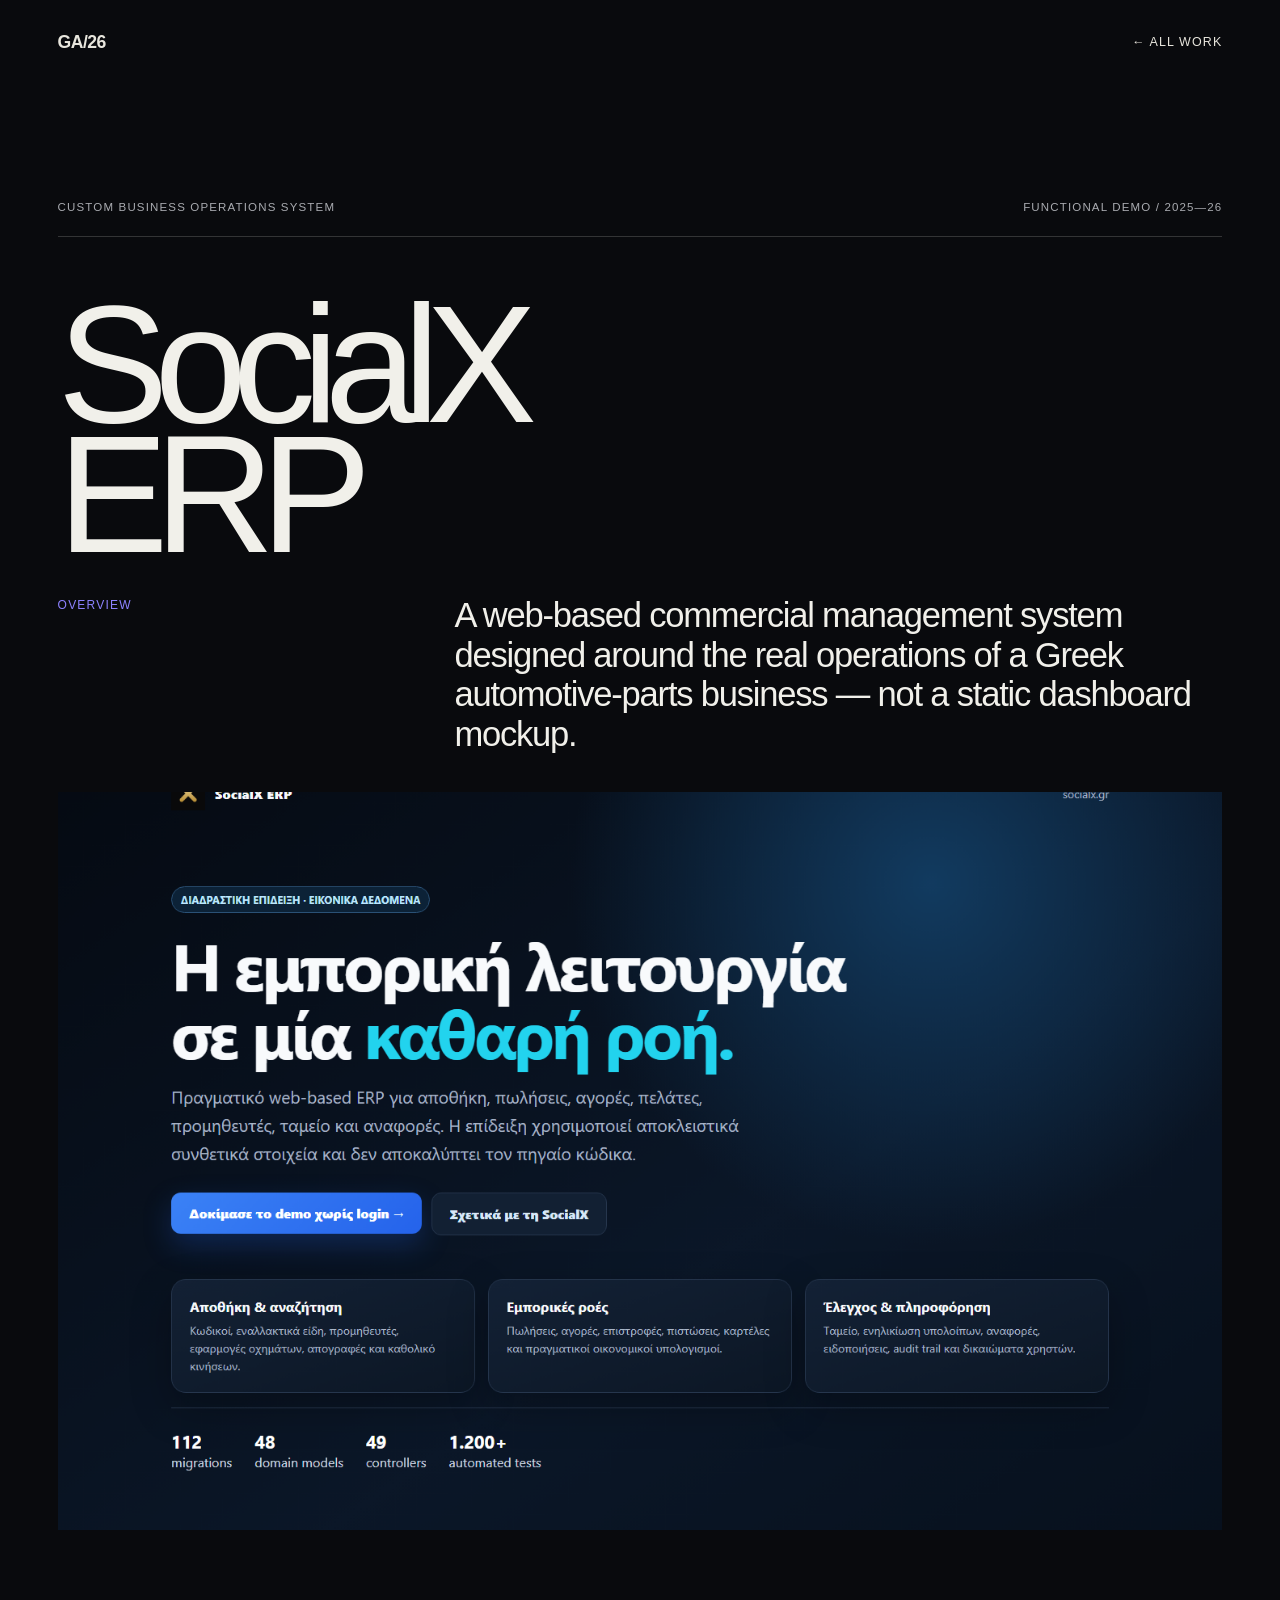
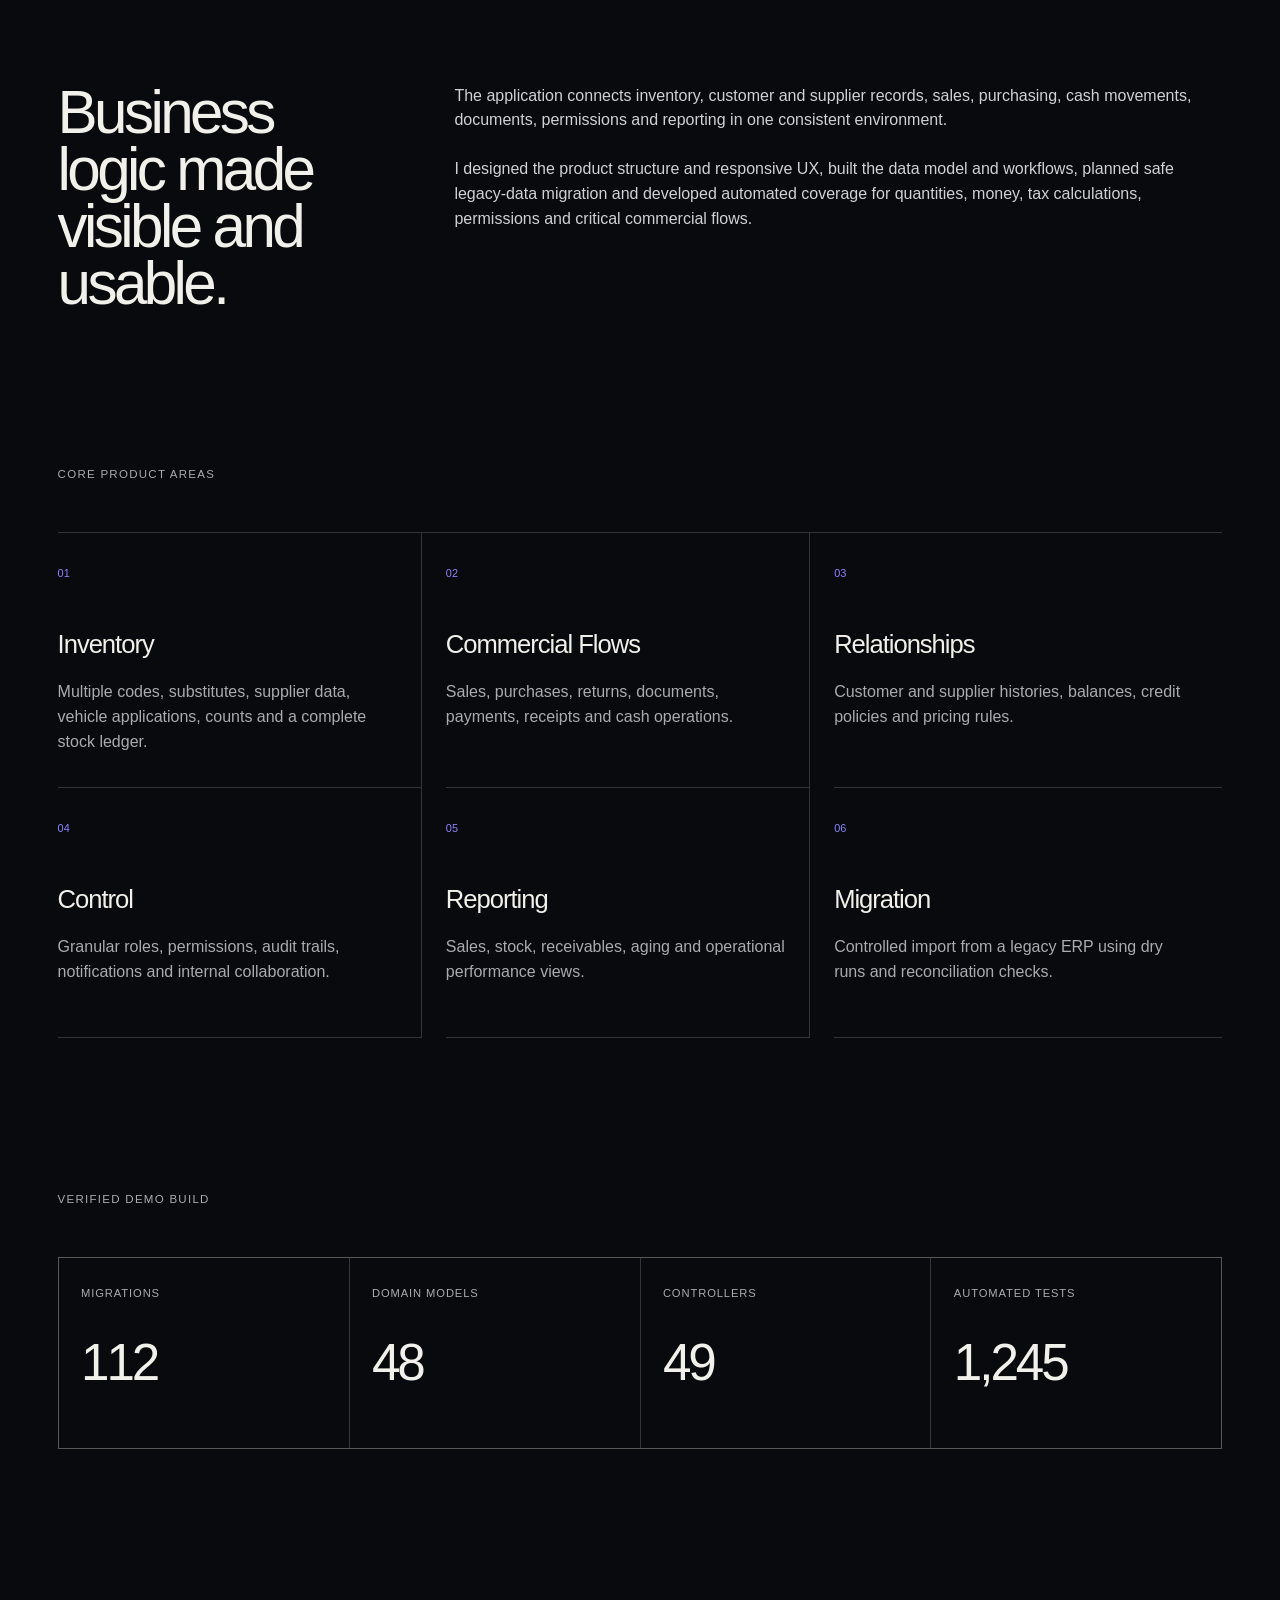
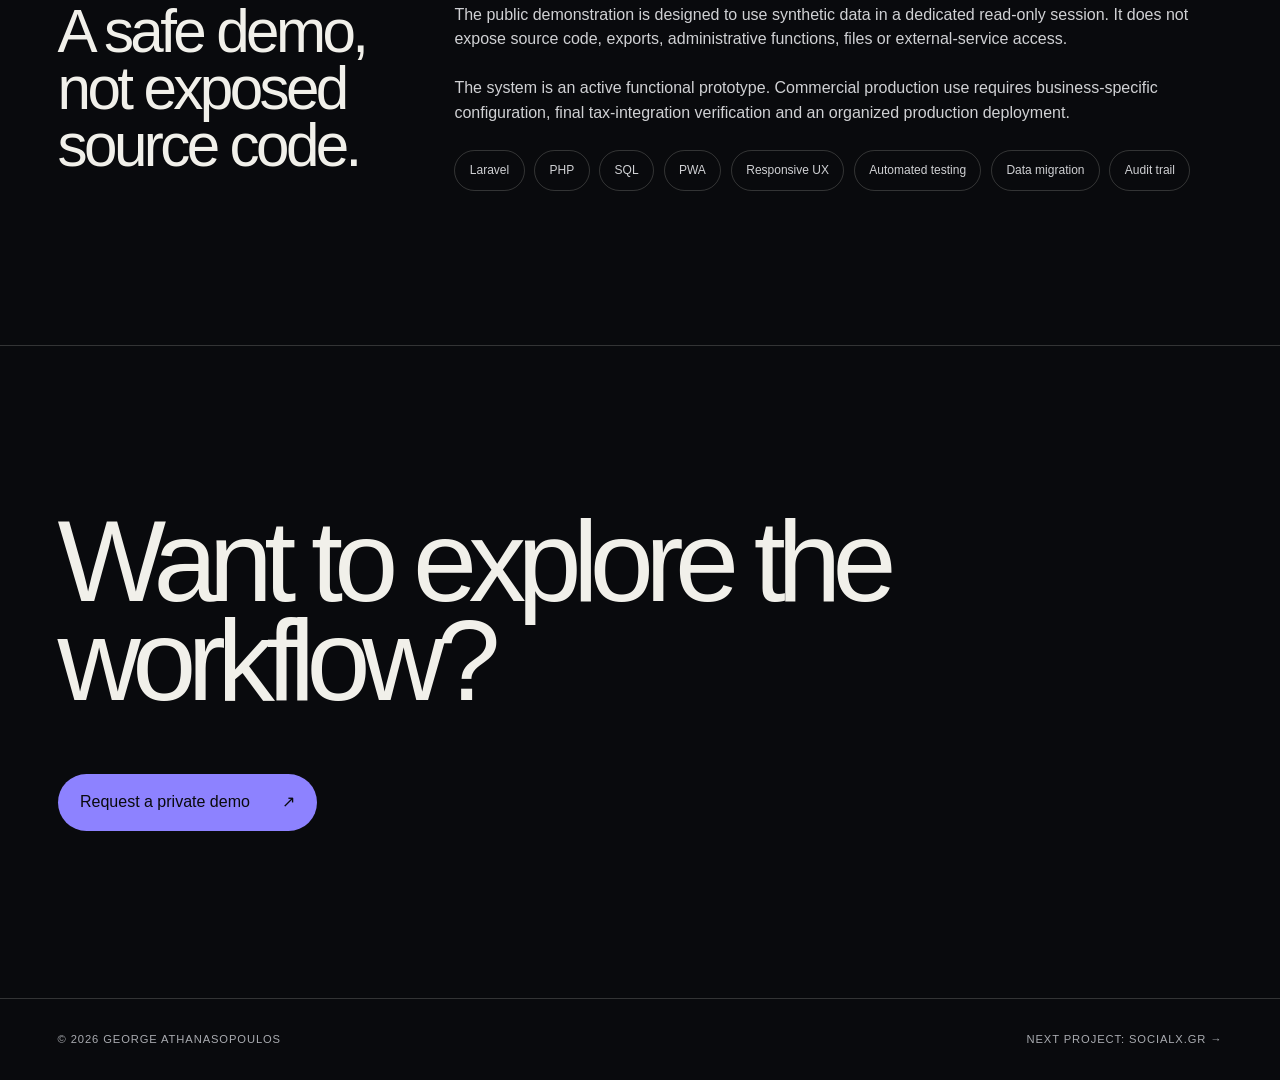
<file: work/socialx-erp/index.html>
<!doctype html>
<html lang="en" class="accent-violet">
<head>
  <meta charset="utf-8"><meta name="viewport" content="width=device-width, initial-scale=1">
  <meta name="description" content="SocialX ERP case study — a custom business operations system by George Athanasopoulos.">
  <link rel="canonical" href="https://georgeathanaso.github.io/work/socialx-erp/">
  <meta property="og:type" content="article"><meta property="og:title" content="SocialX ERP — Custom Business System"><meta property="og:description" content="Inventory, sales, purchasing, finance, permissions and reporting in one connected application.">
  <title>SocialX ERP — George Athanasopoulos</title>
  <link rel="icon" type="image/svg+xml" href="data:image/svg+xml,%3Csvg xmlns='http://www.w3.org/2000/svg' viewBox='0 0 64 64'%3E%3Crect width='64' height='64' rx='14' fill='%23090a0d'/%3E%3Cpath d='M15 45V19h18v7H23v12h10v7H15Zm23 0V19h11v7h-3v12h3v7H38Z' fill='%238d82ff'/%3E%3C/svg%3E">
  <link rel="stylesheet" href="../../assets/css/case-study.css"><script src="../../assets/js/case-study.js" defer></script>
</head>
<body>
  <a class="skip-link" href="#main">Skip to content</a>
  <header class="case-header"><a class="brand" href="../../">GA/26</a><a href="../../#work">← All work</a></header>
  <main class="case-main" id="main">
    <section class="case-hero case-shell" data-reveal>
      <div class="case-kicker"><span>Custom business operations system</span><span>Functional demo / 2025—26</span></div>
      <h1>SocialX<br>ERP</h1>
      <div class="case-intro"><span>Overview</span><p>A web-based commercial management system designed around the real operations of a Greek automotive-parts business — not a static dashboard mockup.</p></div>
    </section>
    <div class="hero-media" data-reveal><img src="../../assets/images/projects/socialx-erp.png" alt="SocialX ERP public demo landing page" width="1600" height="900"></div>

    <section class="case-section case-shell two-column" data-reveal>
      <h2>Business logic made visible and usable.</h2>
      <div class="prose"><p>The application connects inventory, customer and supplier records, sales, purchasing, cash movements, documents, permissions and reporting in one consistent environment.</p><p>I designed the product structure and responsive UX, built the data model and workflows, planned safe legacy-data migration and developed automated coverage for quantities, money, tax calculations, permissions and critical commercial flows.</p></div>
    </section>

    <section class="case-section case-shell">
      <p class="section-label">Core product areas</p>
      <div class="feature-grid">
        <article data-reveal><span>01</span><h3>Inventory</h3><p>Multiple codes, substitutes, supplier data, vehicle applications, counts and a complete stock ledger.</p></article>
        <article data-reveal><span>02</span><h3>Commercial Flows</h3><p>Sales, purchases, returns, documents, payments, receipts and cash operations.</p></article>
        <article data-reveal><span>03</span><h3>Relationships</h3><p>Customer and supplier histories, balances, credit policies and pricing rules.</p></article>
        <article data-reveal><span>04</span><h3>Control</h3><p>Granular roles, permissions, audit trails, notifications and internal collaboration.</p></article>
        <article data-reveal><span>05</span><h3>Reporting</h3><p>Sales, stock, receivables, aging and operational performance views.</p></article>
        <article data-reveal><span>06</span><h3>Migration</h3><p>Controlled import from a legacy ERP using dry runs and reconciliation checks.</p></article>
      </div>
    </section>

    <section class="case-section case-shell">
      <p class="section-label">Verified demo build</p>
      <div class="metrics">
        <div><span>Migrations</span><strong>112</strong></div>
        <div><span>Domain models</span><strong>48</strong></div>
        <div><span>Controllers</span><strong>49</strong></div>
        <div><span>Automated tests</span><strong>1,245</strong></div>
      </div>
    </section>

    <section class="case-section case-shell two-column" data-reveal>
      <h2>A safe demo, not exposed source code.</h2>
      <div class="prose"><p>The public demonstration is designed to use synthetic data in a dedicated read-only session. It does not expose source code, exports, administrative functions, files or external-service access.</p><p>The system is an active functional prototype. Commercial production use requires business-specific configuration, final tax-integration verification and an organized production deployment.</p><div class="stack"><span>Laravel</span><span>PHP</span><span>SQL</span><span>PWA</span><span>Responsive UX</span><span>Automated testing</span><span>Data migration</span><span>Audit trail</span></div></div>
    </section>

    <section class="case-cta case-shell"><h2>Want to explore the workflow?</h2><a href="mailto:info@socialx.gr?subject=SocialX%20ERP%20demo">Request a private demo <span>↗</span></a></section>
  </main>
  <footer class="case-footer case-shell"><span>© 2026 George Athanasopoulos</span><a href="../socialx-experience/">Next project: SocialX.gr →</a></footer>
</body></html>
</file>
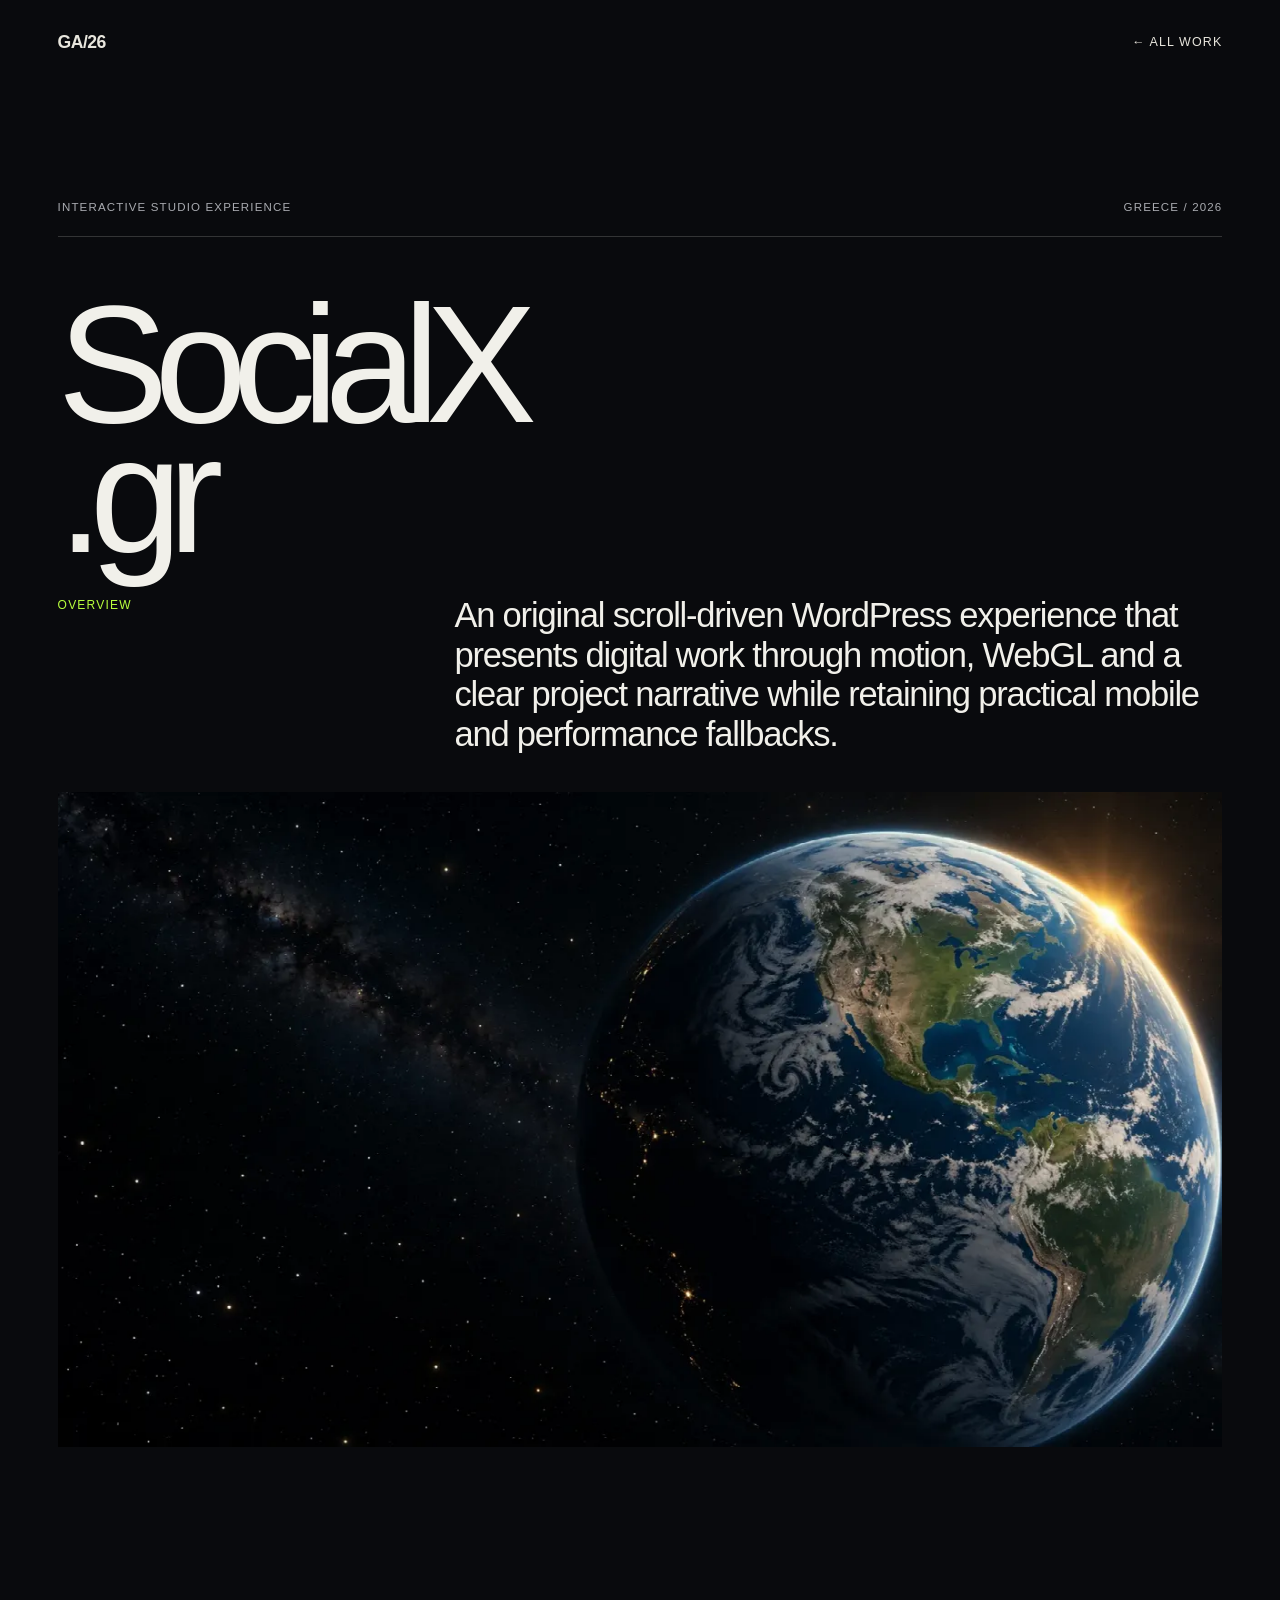
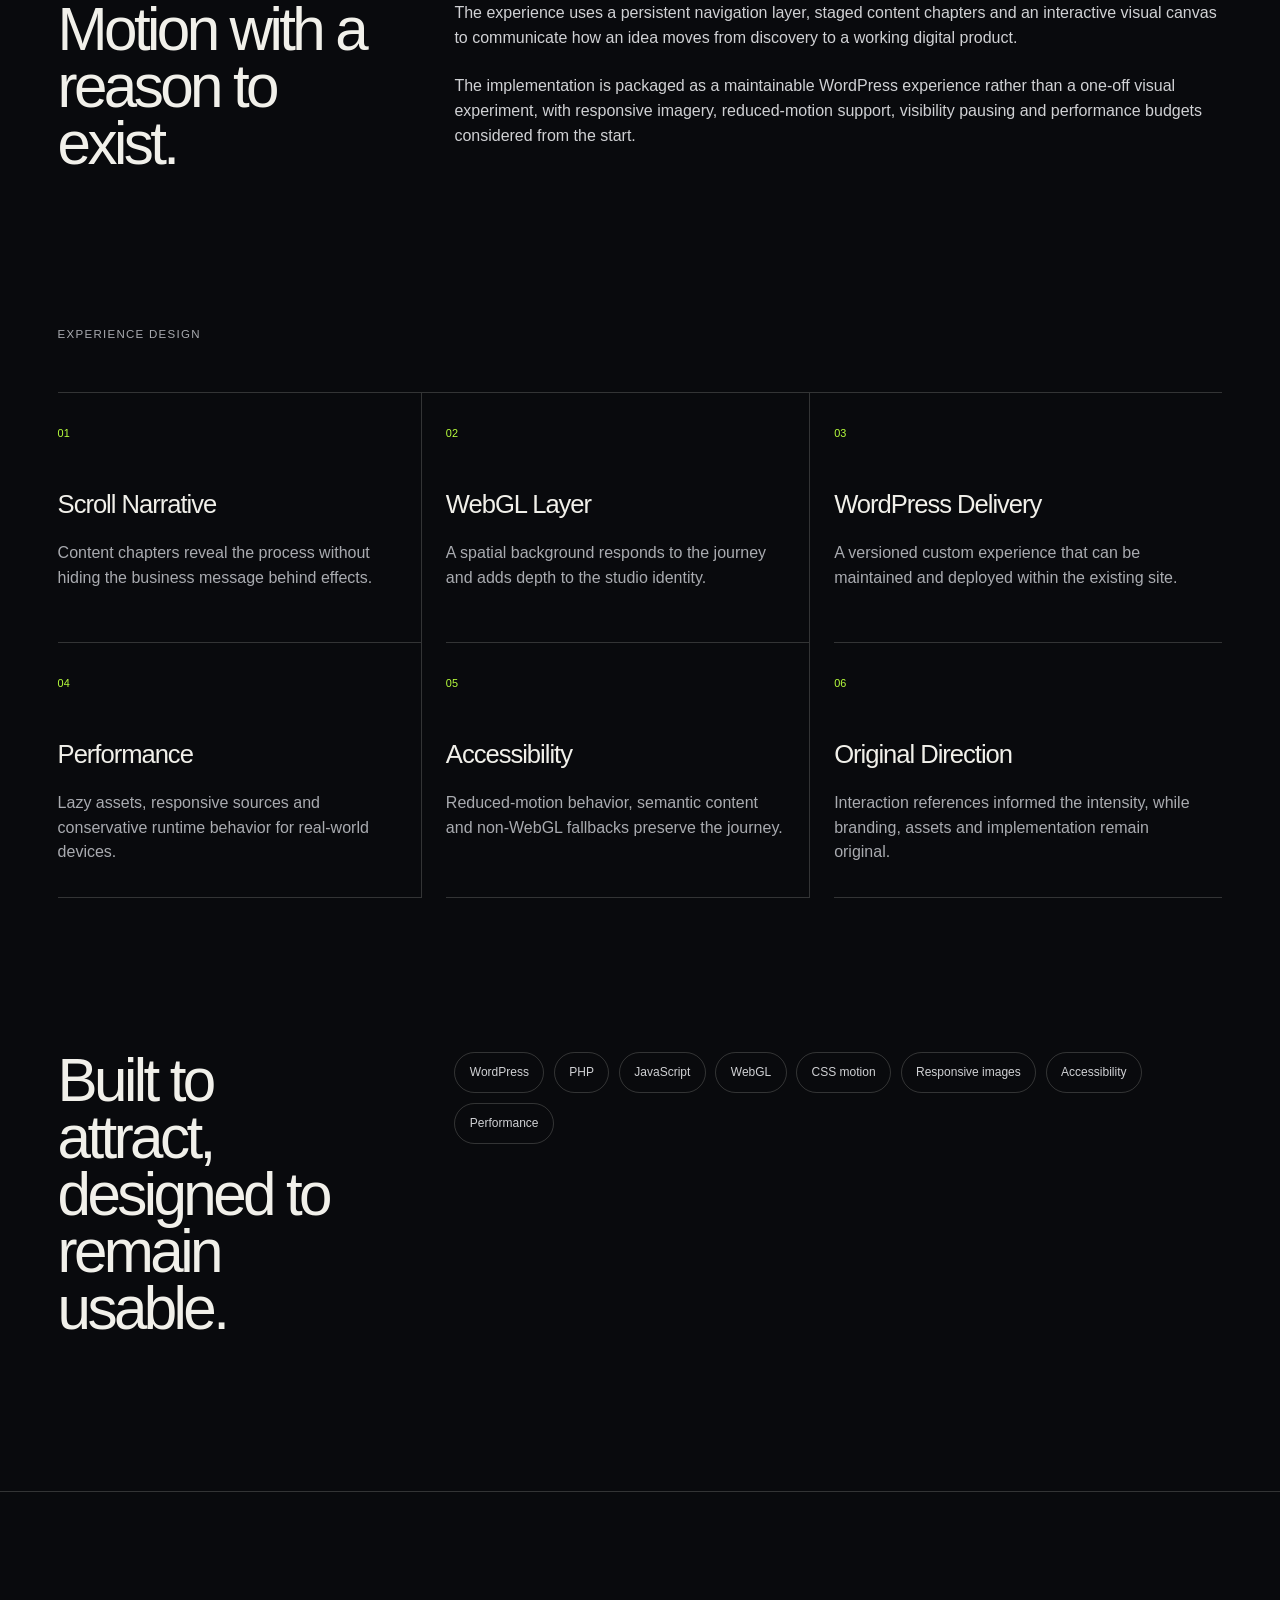
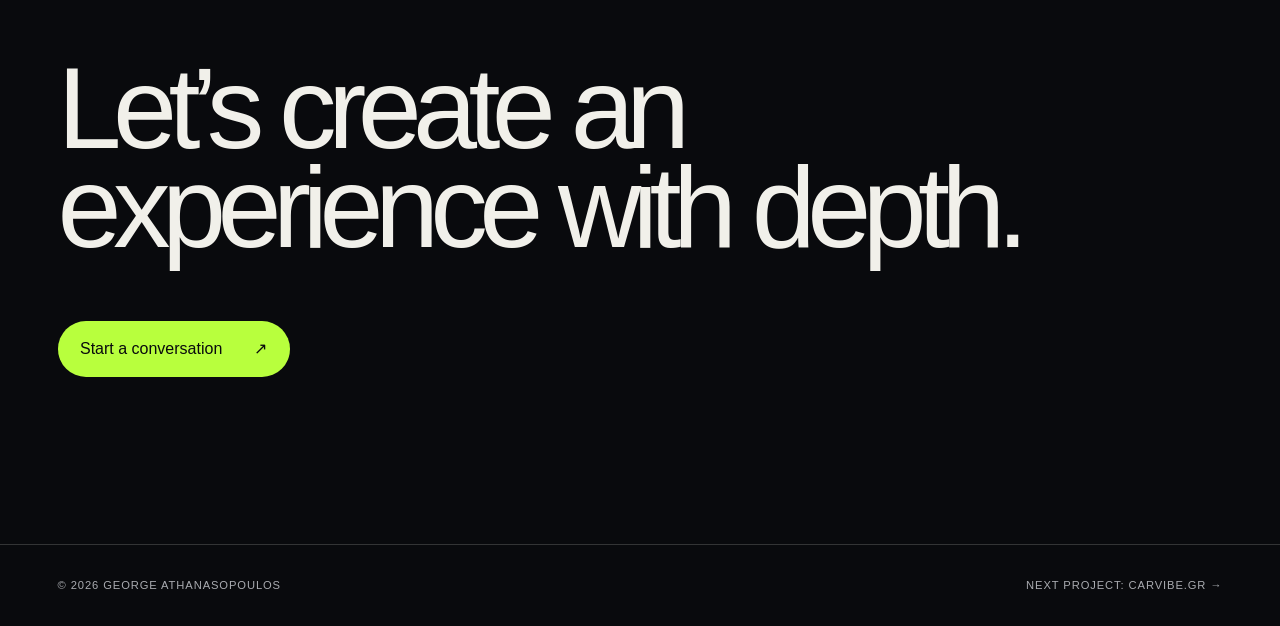
<file: work/socialx-experience/index.html>
<!doctype html>
<html lang="en">
<head>
  <meta charset="utf-8"><meta name="viewport" content="width=device-width, initial-scale=1">
  <meta name="description" content="SocialX.gr interactive web experience case study by George Athanasopoulos.">
  <link rel="canonical" href="https://georgeathanaso.github.io/work/socialx-experience/">
  <meta property="og:type" content="article"><meta property="og:title" content="SocialX.gr — Interactive Web Experience"><meta property="og:description" content="An original scroll-driven WordPress experience using motion, WebGL and practical performance fallbacks.">
  <title>SocialX Web Experience — George Athanasopoulos</title>
  <link rel="icon" type="image/svg+xml" href="data:image/svg+xml,%3Csvg xmlns='http://www.w3.org/2000/svg' viewBox='0 0 64 64'%3E%3Crect width='64' height='64' rx='14' fill='%23090a0d'/%3E%3Cpath d='M15 45V19h18v7H23v12h10v7H38Z' fill='%23b8ff3d'/%3E%3C/svg%3E">
  <link rel="stylesheet" href="../../assets/css/case-study.css"><script src="../../assets/js/case-study.js" defer></script>
</head>
<body>
  <a class="skip-link" href="#main">Skip to content</a>
  <header class="case-header"><a class="brand" href="../../">GA/26</a><a href="../../#work">← All work</a></header>
  <main class="case-main" id="main">
    <section class="case-hero case-shell" data-reveal>
      <div class="case-kicker"><span>Interactive studio experience</span><span>Greece / 2026</span></div>
      <h1>SocialX<br>.gr</h1>
      <div class="case-intro"><span>Overview</span><p>An original scroll-driven WordPress experience that presents digital work through motion, WebGL and a clear project narrative while retaining practical mobile and performance fallbacks.</p></div>
    </section>
    <div class="hero-media" data-reveal><img src="../../assets/images/projects/socialx-experience.webp" alt="SocialX interactive earth experience" width="1280" height="720"></div>

    <section class="case-section case-shell two-column" data-reveal>
      <h2>Motion with a reason to exist.</h2>
      <div class="prose"><p>The experience uses a persistent navigation layer, staged content chapters and an interactive visual canvas to communicate how an idea moves from discovery to a working digital product.</p><p>The implementation is packaged as a maintainable WordPress experience rather than a one-off visual experiment, with responsive imagery, reduced-motion support, visibility pausing and performance budgets considered from the start.</p></div>
    </section>

    <section class="case-section case-shell">
      <p class="section-label">Experience design</p>
      <div class="feature-grid">
        <article data-reveal><span>01</span><h3>Scroll Narrative</h3><p>Content chapters reveal the process without hiding the business message behind effects.</p></article>
        <article data-reveal><span>02</span><h3>WebGL Layer</h3><p>A spatial background responds to the journey and adds depth to the studio identity.</p></article>
        <article data-reveal><span>03</span><h3>WordPress Delivery</h3><p>A versioned custom experience that can be maintained and deployed within the existing site.</p></article>
        <article data-reveal><span>04</span><h3>Performance</h3><p>Lazy assets, responsive sources and conservative runtime behavior for real-world devices.</p></article>
        <article data-reveal><span>05</span><h3>Accessibility</h3><p>Reduced-motion behavior, semantic content and non-WebGL fallbacks preserve the journey.</p></article>
        <article data-reveal><span>06</span><h3>Original Direction</h3><p>Interaction references informed the intensity, while branding, assets and implementation remain original.</p></article>
      </div>
    </section>

    <section class="case-section case-shell two-column" data-reveal>
      <h2>Built to attract, designed to remain usable.</h2>
      <div><div class="stack"><span>WordPress</span><span>PHP</span><span>JavaScript</span><span>WebGL</span><span>CSS motion</span><span>Responsive images</span><span>Accessibility</span><span>Performance</span></div></div>
    </section>

    <section class="case-cta case-shell"><h2>Let’s create an experience with depth.</h2><a href="../../#contact">Start a conversation <span>↗</span></a></section>
  </main>
  <footer class="case-footer case-shell"><span>© 2026 George Athanasopoulos</span><a href="../carvibe/">Next project: CarVibe.gr →</a></footer>
</body></html>
</file>
<file: assets/css/styles.css>
:root {
  --ink: #090a0d;
  --ink-soft: #11131a;
  --paper: #f1f0ea;
  --paper-muted: #b5b6b8;
  --line: rgba(241, 240, 234, .17);
  --acid: #b8ff3d;
  --cyan: #48d9ff;
  --violet: #7165ff;
  --orange: #ff5c22;
  --max: 1480px;
  --pad: clamp(1.25rem, 4vw, 4.5rem);
  --ease: cubic-bezier(.22, 1, .36, 1);
}

* { box-sizing: border-box; }
html { scroll-behavior: smooth; scrollbar-color: var(--acid) var(--ink); }
body {
  margin: 0;
  color: var(--paper);
  background: var(--ink);
  font-family: Inter, "Helvetica Neue", Helvetica, Arial, sans-serif;
  font-size: 16px;
  line-height: 1.5;
  overflow-x: hidden;
}
body.menu-open { overflow: hidden; }
a { color: inherit; text-decoration: none; }
button { color: inherit; font: inherit; }
img { display: block; max-width: 100%; }
::selection { color: var(--ink); background: var(--acid); }

.skip-link {
  position: fixed; top: .75rem; left: .75rem; z-index: 10000;
  padding: .75rem 1rem; color: var(--ink); background: var(--acid);
  transform: translateY(-160%); transition: transform .2s;
}
.skip-link:focus { transform: none; }

#data-field { position: fixed; inset: 0; z-index: -3; width: 100%; height: 100%; opacity: .64; }
.ambient { position: fixed; z-index: -2; width: 45vw; aspect-ratio: 1; border-radius: 50%; filter: blur(120px); opacity: .09; pointer-events: none; }
.ambient-a { top: -20vw; right: -15vw; background: var(--violet); }
.ambient-b { bottom: -25vw; left: -15vw; background: var(--cyan); }

.loader {
  position: fixed; inset: 0; z-index: 9999; display: grid; place-items: center;
  background: var(--paper); color: var(--ink); animation: loader-out .55s var(--ease) .72s forwards;
}
.loader-word { height: 2.2rem; overflow: hidden; font-size: 1.4rem; font-weight: 600; }
.loader-word span { display: block; height: 2.2rem; text-align: center; animation: loader-words .68s steps(1) both; }
@keyframes loader-words { 0% { transform: translateY(0); } 25% { transform: translateY(-2.2rem); } 50% { transform: translateY(-4.4rem); } 75%,100% { transform: translateY(-6.6rem); } }
@keyframes loader-out { to { visibility: hidden; transform: translateY(-100%); } }

.site-header {
  position: fixed; top: 0; left: 0; z-index: 1000; width: 100%;
  display: grid; grid-template-columns: 1fr auto 1fr; align-items: center;
  padding: 1.35rem var(--pad); mix-blend-mode: difference;
}
.identity { justify-self: start; display: inline-flex; align-items: baseline; font-weight: 750; letter-spacing: -.04em; }
.identity-mark { font-size: 1.35rem; }
.identity-year { color: var(--paper-muted); font-size: .72rem; margin-left: .2rem; }
.desktop-nav { display: flex; gap: clamp(1.5rem, 3vw, 3.5rem); }
.desktop-nav a { position: relative; display: flex; align-items: center; min-height: 2.75rem; padding: .45rem 0; font-size: .88rem; }
.desktop-nav a::after { content: ""; position: absolute; right: 0; bottom: .1rem; left: 0; height: 1px; background: currentColor; transform: scaleX(0); transform-origin: right; transition: transform .45s var(--ease); }
.desktop-nav a:hover::after, .desktop-nav a:focus-visible::after { transform: scaleX(1); transform-origin: left; }
.header-actions { justify-self: end; display: flex; align-items: center; gap: .55rem; }
.utility-button, .menu-toggle { border: 1px solid rgba(255,255,255,.45); background: rgba(0,0,0,.18); cursor: pointer; }
.utility-button { min-width: 2.8rem; height: 2.75rem; padding: 0 .7rem; border-radius: 999px; font-size: .75rem; letter-spacing: .08em; }
.sound-toggle { display: inline-flex; align-items: center; gap: .45rem; }
.sound-bars { display: flex; align-items: center; gap: 2px; height: 12px; }
.sound-bars i { display: block; width: 2px; height: 4px; background: currentColor; }
.sound-toggle[aria-pressed="true"] .sound-bars i:nth-child(1) { animation: soundbar .7s ease-in-out infinite alternate; }
.sound-toggle[aria-pressed="true"] .sound-bars i:nth-child(2) { animation: soundbar .45s ease-in-out infinite alternate-reverse; }
.sound-toggle[aria-pressed="true"] .sound-bars i:nth-child(3) { animation: soundbar .6s ease-in-out infinite alternate; }
@keyframes soundbar { to { height: 12px; } }
.menu-toggle { display: none; width: 2.75rem; height: 2.75rem; padding: .75rem; border-radius: 50%; }
.menu-toggle span { display: block; width: 100%; height: 1px; margin: 4px 0; background: currentColor; transition: transform .25s; }

.mobile-menu { position: fixed; inset: 0; z-index: 900; padding: 8rem var(--pad) 3rem; background: var(--ink); }
.mobile-menu:not([hidden]) { display: flex; flex-direction: column; justify-content: center; }
.mobile-menu a { padding: .4rem 0; font-size: clamp(2.7rem, 13vw, 5rem); letter-spacing: -.06em; border-bottom: 1px solid var(--line); }

.section-shell { width: min(100%, var(--max)); margin-inline: auto; padding-inline: var(--pad); }
.hero { position: relative; min-height: 100svh; overflow: hidden; background: #9da1a1; color: white; }
.hero::after { content: ""; position: absolute; inset: 0; z-index: 1; background: linear-gradient(180deg, rgba(0,0,0,.12), transparent 42%, rgba(0,0,0,.16)); pointer-events: none; }
.hero-meta { position: absolute; z-index: 4; top: 7rem; left: var(--pad); right: var(--pad); display: flex; justify-content: space-between; font-size: .72rem; letter-spacing: .08em; text-transform: uppercase; }
.availability { display: flex; align-items: center; gap: .55rem; }
.availability i { width: .5rem; height: .5rem; border-radius: 50%; background: var(--acid); box-shadow: 0 0 0 .35rem rgba(184,255,61,.12); }
.hero-portrait { position: absolute; inset: 0; z-index: 1; display: grid; place-items: end center; }
.portrait-frame { position: relative; width: min(51vw, 740px); height: 94vh; overflow: hidden; }
.portrait-frame::after { content: ""; position: absolute; inset: 0; background: linear-gradient(180deg, transparent 65%, rgba(5,8,10,.28)); }
.portrait-frame img { width: 100%; height: 100%; object-fit: cover; object-position: 50% 30%; filter: saturate(.76) contrast(1.04); transform: scale(1.015); }
.portrait-scan { position: absolute; inset: 0; z-index: 2; opacity: .12; background: repeating-linear-gradient(0deg, transparent 0 3px, rgba(255,255,255,.4) 4px); mix-blend-mode: overlay; }
.portrait-code { position: absolute; right: calc(50% - min(26vw, 380px)); bottom: 2.2rem; z-index: 3; font-size: .57rem; letter-spacing: .2em; writing-mode: vertical-rl; }
.hero-role { position: absolute; z-index: 4; top: 34%; right: 8vw; display: flex; gap: 1.5rem; align-items: flex-start; }
.hero-role p { margin: 0; font-size: clamp(1.3rem, 2.2vw, 2.4rem); line-height: 1.15; letter-spacing: -.045em; }
.hero-role .arrow { font-size: 1.7rem; }
.hero-title-wrap { position: absolute; z-index: 3; bottom: 8vh; left: 0; display: flex; width: max-content; animation: marquee 24s linear infinite; }
.hero-title { margin: 0; padding-right: 4vw; font-size: clamp(5.5rem, 13.5vw, 14rem); font-weight: 430; line-height: .82; letter-spacing: -.075em; white-space: nowrap; }
@keyframes marquee { to { transform: translateX(-50%); } }
.scroll-cue { position: absolute; z-index: 4; bottom: 2.2rem; left: var(--pad); display: flex; align-items: center; gap: .8rem; font-size: .72rem; letter-spacing: .08em; text-transform: uppercase; }
.scroll-cue i { display: grid; place-items: center; width: 2.5rem; height: 2.5rem; border: 1px solid rgba(255,255,255,.6); border-radius: 50%; font-style: normal; }

.section-index { margin: 0 0 3rem; color: var(--paper-muted); font-size: .72rem; letter-spacing: .13em; text-transform: uppercase; }
.manifesto { padding-top: clamp(8rem, 15vw, 15rem); padding-bottom: clamp(8rem, 13vw, 13rem); }
.manifesto-copy { display: grid; grid-template-columns: minmax(0, 2.8fr) minmax(260px, 1fr); gap: 8vw; align-items: end; }
.display-copy { max-width: 1100px; margin: 0; font-size: clamp(3rem, 6.9vw, 7rem); font-weight: 430; line-height: .98; letter-spacing: -.065em; }
.manifesto-aside { display: grid; grid-template-columns: 1.8rem 1fr; gap: 1rem; }
.manifesto-aside p { margin: 0 0 2rem; color: #d1d1d2; font-size: 1rem; }
.pill-button { grid-column: 2; justify-self: start; display: inline-flex; align-items: center; gap: 1.5rem; padding: .85rem .9rem .85rem 1.25rem; border: 1px solid var(--line); border-radius: 999px; }
.pill-button i { display: grid; place-items: center; width: 2.4rem; height: 2.4rem; color: var(--ink); background: var(--acid); border-radius: 50%; font-style: normal; }

.work { padding-bottom: clamp(8rem, 15vw, 15rem); }
.section-heading { display: grid; grid-template-columns: 1fr 3fr; align-items: start; gap: 2rem; margin-bottom: clamp(4rem, 8vw, 8rem); }
.section-heading .section-index { margin-top: .8rem; }
.section-heading h2 { max-width: 980px; margin: 0; font-size: clamp(3rem, 6.5vw, 6.7rem); font-weight: 430; line-height: .98; letter-spacing: -.065em; }
.project { border-top: 1px solid var(--line); }
.project > a { display: block; padding: 2rem 0 5rem; }
.project-media { position: relative; min-height: min(63vw, 760px); overflow: hidden; border-radius: .35rem; background: var(--ink-soft); transform-style: preserve-3d; transition: transform .25s ease-out; }
.project-media::after { content: ""; position: absolute; inset: 0; background: linear-gradient(120deg, rgba(113,101,255,.18), transparent 45%, rgba(72,217,255,.1)); mix-blend-mode: screen; pointer-events: none; }
.project-media img { width: 100%; height: 100%; min-height: inherit; object-fit: cover; transition: transform .9s var(--ease), filter .9s var(--ease); }
.project:hover .project-media img { transform: scale(1.025); filter: saturate(1.15); }
.project-orbit { position: absolute; z-index: 2; right: 3vw; bottom: 3vw; display: grid; place-items: center; width: clamp(7.5rem, 13vw, 13rem); aspect-ratio: 1; color: var(--ink); background: var(--acid); border-radius: 50%; transform: translateZ(45px); }
.project-orbit span { align-self: end; font-size: clamp(1.4rem, 2.5vw, 2.8rem); letter-spacing: -.05em; }
.project-orbit small { align-self: start; font-size: .62rem; text-transform: uppercase; letter-spacing: .08em; }
.project-orbit-dark { color: var(--paper); background: var(--violet); }
.project-info { display: grid; grid-template-columns: 1.5fr 1fr 1fr auto; gap: 2rem; align-items: end; padding-top: 1.5rem; }
.project-info > div { display: flex; align-items: baseline; gap: 1rem; }
.project-info h3 { margin: 0; font-size: clamp(2rem, 4vw, 4.6rem); font-weight: 450; letter-spacing: -.055em; }
.project-info p { margin: 0; color: var(--paper-muted); font-size: .82rem; }
.project-number, .project-year { color: var(--paper-muted); font-size: .66rem; letter-spacing: .08em; }
.project-detail { padding: 3rem 0 5rem 25%; border-top: 1px solid var(--line); }
.detail-kicker { color: var(--acid); font-size: .7rem; letter-spacing: .12em; text-transform: uppercase; }
.project-detail > p { max-width: 900px; margin: 1.5rem 0 3rem; font-size: clamp(1.4rem, 2.5vw, 2.6rem); line-height: 1.2; letter-spacing: -.035em; }
.project-detail dl { display: grid; grid-template-columns: repeat(4, 1fr); gap: 1rem; margin: 0; }
.project-detail dl div { padding-top: 1rem; border-top: 1px solid var(--line); }
.project-detail dt { font-size: clamp(1.5rem, 3vw, 3rem); }
.project-detail dd { margin: .2rem 0 0; color: var(--paper-muted); font-size: .72rem; text-transform: uppercase; }

.capabilities { padding-block: clamp(8rem, 12vw, 12rem); color: var(--ink); background: var(--paper); }
.capabilities .section-index { color: #686b71; }
.capability-list { border-top: 1px solid rgba(9,10,13,.2); }
.capability { display: grid; grid-template-columns: 7% 31% 1fr; column-gap: 2rem; padding: 2.1rem 0; border-bottom: 1px solid rgba(9,10,13,.2); }
.capability > span { color: #777a80; font-size: .68rem; }
.capability h3 { margin: 0; font-size: clamp(1.45rem, 2.4vw, 2.7rem); font-weight: 480; line-height: 1; letter-spacing: -.045em; }
.capability p { max-width: 720px; margin: 0; font-size: 1rem; }
.capability em { grid-column: 3; margin-top: 1rem; color: #65686e; font-size: .69rem; font-style: normal; letter-spacing: .06em; text-transform: uppercase; }

.credentials { padding-block: clamp(8rem, 14vw, 14rem); overflow: hidden; }
.credential-track { display: grid; grid-auto-flow: column; grid-auto-columns: minmax(270px, 31vw); gap: 1rem; padding-bottom: 1.5rem; overflow-x: auto; overscroll-behavior-inline: contain; scroll-snap-type: inline mandatory; scrollbar-width: thin; }
.credential-track figure, .text-credential { min-height: 430px; margin: 0; padding: 1rem; color: var(--ink); background: white; scroll-snap-align: start; }
.credential-track figure { display: flex; flex-direction: column; }
.credential-track figure img { width: 100%; height: 100%; min-height: 350px; object-fit: contain; }
.credential-track figcaption { padding: .85rem .5rem 0; color: #5b5e63; font-size: .72rem; text-transform: uppercase; letter-spacing: .1em; }
.text-credential { display: flex; flex-direction: column; justify-content: space-between; background: var(--acid); }
.text-credential > span { font-size: .72rem; letter-spacing: .16em; }
.text-credential h3 { margin: auto 0; font-size: clamp(2.5rem, 4vw, 4.6rem); font-weight: 480; line-height: .9; letter-spacing: -.065em; }
.text-credential p, .text-credential time { margin: 0; font-size: .75rem; text-transform: uppercase; letter-spacing: .08em; }

.about { padding-block: clamp(8rem, 13vw, 13rem); border-top: 1px solid var(--line); }
.about-grid { display: grid; grid-template-columns: 1.4fr 1fr; gap: 8vw; }
.about-statement { display: grid; grid-template-columns: 2rem 1fr; gap: 1rem; }
.about-statement p { max-width: 800px; margin: 0; font-size: clamp(1.5rem, 3vw, 3.4rem); line-height: 1.18; letter-spacing: -.04em; }
.tool-cloud { display: flex; flex-wrap: wrap; align-content: start; gap: .65rem; }
.tool-cloud span { padding: .7rem 1rem; border: 1px solid var(--line); border-radius: 999px; color: #d0d1d2; font-size: .77rem; }
.tool-cloud span:nth-child(3n+1) { color: var(--ink); background: var(--acid); border-color: var(--acid); }

.contact { position: relative; min-height: 92vh; padding-top: clamp(8rem, 13vw, 13rem); padding-bottom: 5rem; overflow: hidden; border-top: 1px solid var(--line); }
.contact h2 { position: relative; z-index: 1; margin: 10vh 0 5rem; font-size: clamp(4rem, 10vw, 10.5rem); font-weight: 430; line-height: .86; letter-spacing: -.075em; }
.outline-text { color: transparent; -webkit-text-stroke: 1px rgba(241,240,234,.65); }
.contact-orbit { position: absolute; top: 15%; right: 7%; width: clamp(13rem, 28vw, 30rem); aspect-ratio: 1; border: 1px solid var(--line); border-radius: 50%; animation: orbit-spin 15s linear infinite; }
.contact-orbit::before, .contact-orbit::after { content: ""; position: absolute; inset: 14%; border: 1px solid rgba(72,217,255,.18); border-radius: 50%; transform: rotateX(63deg); }
.contact-orbit::after { transform: rotateY(63deg); }
.contact-orbit span { position: absolute; top: -5px; left: 50%; width: 10px; height: 10px; border-radius: 50%; background: var(--acid); box-shadow: 0 0 24px var(--acid); }
@keyframes orbit-spin { to { transform: rotate(360deg); } }
.contact-links { position: relative; z-index: 2; display: flex; flex-wrap: wrap; gap: 1rem; }
.contact-primary, .contact-secondary { display: inline-flex; align-items: center; justify-content: space-between; border-radius: 999px; }
.contact-primary { gap: 2.2rem; padding: 1rem 1.2rem 1rem 1.7rem; color: var(--ink); background: var(--acid); }
.contact-primary span { font-size: .7rem; text-transform: uppercase; letter-spacing: .08em; }
.contact-primary strong { font-size: 1.1rem; }
.contact-secondary { gap: 2rem; padding: 1rem 1.1rem 1rem 1.7rem; border: 1px solid var(--line); }
.contact-secondary i { font-style: normal; }
.social-links { display: flex; gap: 2rem; margin-top: 5rem; padding-top: 1.2rem; border-top: 1px solid var(--line); font-size: .82rem; }
.social-links a { display: inline-flex; align-items: center; min-height: 2.75rem; text-decoration: underline; text-underline-offset: .35rem; }
.site-footer { display: flex; justify-content: space-between; gap: 2rem; padding-top: 2rem; padding-bottom: 2rem; border-top: 1px solid var(--line); color: var(--paper-muted); font-size: .68rem; letter-spacing: .06em; text-transform: uppercase; }
.site-footer p { margin: 0; }
.noscript { position: fixed; right: 1rem; bottom: 1rem; z-index: 10000; max-width: 300px; padding: 1rem; color: var(--ink); background: var(--acid); }
.sr-only { position: absolute; width: 1px; height: 1px; padding: 0; margin: -1px; overflow: hidden; clip: rect(0,0,0,0); white-space: nowrap; border: 0; }
:where(a, button, [tabindex]):focus-visible { outline: 3px solid var(--acid); outline-offset: 4px; }

[data-reveal] { opacity: 0; transform: translateY(35px); transition: opacity .9s var(--ease), transform .9s var(--ease); }
[data-reveal].is-visible { opacity: 1; transform: none; }

.cursor-dot, .cursor-ring { display: none; position: fixed; z-index: 10001; top: 0; left: 0; pointer-events: none; border-radius: 50%; }
@media (pointer: fine) {
  body.cursor-enhanced, body.cursor-enhanced a, body.cursor-enhanced button { cursor: none; }
  .cursor-dot { display: block; width: 5px; height: 5px; background: white; mix-blend-mode: difference; }
  .cursor-ring { display: grid; place-items: center; width: 52px; height: 52px; border: 1px solid rgba(255,255,255,.8); mix-blend-mode: difference; transition: width .3s var(--ease), height .3s var(--ease), background .3s; }
  .cursor-ring span { opacity: 0; font-size: .52rem; letter-spacing: .1em; transition: opacity .2s; }
  .cursor-ring.is-active { width: 82px; height: 82px; background: white; color: black; mix-blend-mode: normal; }
  .cursor-ring.is-active span { opacity: 1; }
}

@media (max-width: 900px) {
  .site-header { grid-template-columns: 1fr auto; }
  .desktop-nav { display: none; }
  .menu-toggle { display: block; }
  .portrait-frame { width: min(90vw, 620px); height: 82vh; }
  .hero-role { top: 25%; right: var(--pad); }
  .hero-meta { top: 6rem; }
  .manifesto-copy, .section-heading, .about-grid { grid-template-columns: 1fr; }
  .manifesto-aside { max-width: 520px; margin-left: auto; }
  .section-heading { gap: 0; }
  .project-info { grid-template-columns: 1fr 1fr; }
  .project-year { justify-self: end; }
  .project-detail { padding-left: 0; }
  .capability { grid-template-columns: 8% 1fr; }
  .capability p, .capability em { grid-column: 2; margin-top: 1rem; }
  .credential-track { grid-auto-columns: minmax(260px, 70vw); }
}

@media (max-width: 600px) {
  :root { --pad: 1.1rem; }
  .utility-button { min-width: 2.45rem; padding-inline: .55rem; }
  .sound-label { display: none; }
  .hero { min-height: 92svh; }
  .hero-meta { top: 5.4rem; align-items: flex-start; gap: 1rem; }
  .hero-meta > span:first-child { display: none; }
  .hero-meta .availability { margin-left: auto; }
  .portrait-frame { width: 100%; height: 78vh; }
  .portrait-frame img { object-position: 52% 25%; }
  .hero-role { top: 19%; left: var(--pad); right: auto; }
  .hero-role p { font-size: 1.2rem; }
  .hero-title-wrap { bottom: 10vh; }
  .hero-title { font-size: 5.8rem; }
  .scroll-cue { bottom: 1.4rem; }
  .manifesto-aside { grid-template-columns: 1fr; }
  .manifesto-aside > span { display: none; }
  .pill-button { grid-column: 1; }
  .project > a { padding-top: 1rem; padding-bottom: 3.5rem; }
  .project-media { min-height: 68vw; }
  .project-info { gap: .8rem; }
  .project-info p { font-size: .72rem; }
  .project-info > p:last-of-type { display: none; }
  .project-detail dl { grid-template-columns: repeat(2, 1fr); }
  .capability { grid-template-columns: 2rem 1fr; gap: 1rem; }
  .credential-track { margin-right: calc(var(--pad) * -1); grid-auto-columns: 82vw; }
  .credential-track figure, .text-credential { min-height: 360px; }
  .credential-track figure img { min-height: 280px; }
  .contact { min-height: 80vh; }
  .contact h2 { margin-top: 16vh; }
  .contact-links { flex-direction: column; align-items: stretch; }
  .contact-primary, .contact-secondary { width: 100%; }
  .site-footer { flex-direction: column; }
  .site-footer p:nth-child(2) { display: none; }
}

@media (prefers-reduced-motion: reduce) {
  html { scroll-behavior: auto; }
  .loader { display: none; }
  *, *::before, *::after { animation-duration: .01ms !important; animation-iteration-count: 1 !important; transition-duration: .01ms !important; }
  #data-field { opacity: .2; }
  [data-reveal] { opacity: 1; transform: none; }
}
</file>
<file: assets/css/case-study.css>
:root {
  --ink: #090a0d;
  --paper: #f1f0ea;
  --muted: #a9abb0;
  --line: rgba(241, 240, 234, .18);
  --acid: #b8ff3d;
  --cyan: #48d9ff;
  --violet: #7165ff;
  --max: 1440px;
  --pad: clamp(1.2rem, 4.5vw, 4.8rem);
}
* { box-sizing: border-box; }
html { scroll-behavior: smooth; }
body { margin: 0; color: var(--paper); background: var(--ink); font: 16px/1.55 Inter, "Helvetica Neue", Arial, sans-serif; }
a { color: inherit; text-decoration: none; }
img { display: block; width: 100%; height: auto; }
::selection { color: var(--ink); background: var(--acid); }
:where(a, button, [tabindex]):focus-visible { outline: 3px solid var(--acid); outline-offset: 4px; }
.skip-link { position: fixed; top: .7rem; left: .7rem; z-index: 99; padding: .7rem 1rem; color: var(--ink); background: var(--acid); transform: translateY(-160%); }
.skip-link:focus { transform: none; }
.case-header { position: fixed; inset: 0 0 auto; z-index: 20; display: flex; align-items: center; justify-content: space-between; padding: 1.3rem var(--pad); mix-blend-mode: difference; }
.case-header a { display: inline-flex; align-items: center; min-height: 2.75rem; font-size: .78rem; text-transform: uppercase; letter-spacing: .09em; }
.case-header .brand { font-size: 1.1rem; font-weight: 750; letter-spacing: -.03em; text-transform: none; }
.case-main { overflow: hidden; }
.case-shell { width: min(100%, var(--max)); margin: auto; padding-inline: var(--pad); }
.case-hero { min-height: 88vh; padding-top: 18vh; display: grid; align-content: center; }
.case-kicker { display: flex; justify-content: space-between; gap: 1rem; padding-bottom: 1.2rem; border-bottom: 1px solid var(--line); color: var(--muted); font-size: .72rem; letter-spacing: .1em; text-transform: uppercase; }
.case-hero h1 { max-width: 1250px; margin: 7vh 0 4vh; font-size: clamp(5rem, 13vw, 13rem); font-weight: 430; line-height: .78; letter-spacing: -.085em; }
.case-intro { display: grid; grid-template-columns: 1fr 2.4fr; gap: 6vw; align-items: start; }
.case-intro > span { color: var(--acid); font-size: .75rem; letter-spacing: .1em; text-transform: uppercase; }
.case-intro p { max-width: 900px; margin: 0; font-size: clamp(1.35rem, 2.7vw, 2.8rem); line-height: 1.15; letter-spacing: -.035em; }
.hero-media { width: calc(100% - 2 * var(--pad)); max-width: var(--max); margin: 0 auto clamp(7rem, 12vw, 13rem); overflow: hidden; background: #17191f; }
.hero-media img { max-height: 82vh; object-fit: cover; }
.case-section { padding-bottom: clamp(7rem, 12vw, 13rem); }
.section-label { margin: 0 0 3rem; color: var(--muted); font-size: .72rem; letter-spacing: .11em; text-transform: uppercase; }
.two-column { display: grid; grid-template-columns: 1fr 2.4fr; gap: 6vw; }
.two-column h2 { margin: 0; font-size: clamp(2.3rem, 4.7vw, 5.5rem); font-weight: 430; line-height: .95; letter-spacing: -.06em; }
.prose { max-width: 900px; }
.prose p { margin: 0 0 1.5rem; color: #d0d1d4; font-size: clamp(1rem, 1.25vw, 1.25rem); }
.feature-grid { display: grid; grid-template-columns: repeat(3, 1fr); border-top: 1px solid var(--line); }
.feature-grid article { min-height: 250px; padding: 1.7rem 1.5rem 2rem 0; border-bottom: 1px solid var(--line); }
.feature-grid article:not(:nth-child(3n)) { border-right: 1px solid var(--line); margin-right: 1.5rem; }
.feature-grid span { color: var(--acid); font-size: .68rem; }
.feature-grid h3 { margin: 2.5rem 0 1rem; font-size: clamp(1.4rem, 2vw, 2rem); font-weight: 500; letter-spacing: -.04em; }
.feature-grid p { margin: 0; color: var(--muted); }
.metrics { display: grid; grid-template-columns: repeat(4, 1fr); gap: 1px; background: var(--line); border: 1px solid var(--line); }
.metrics div { min-height: 190px; padding: 1.4rem; background: var(--ink); }
.metrics strong { display: block; margin-top: 2rem; font-size: clamp(2.2rem, 4vw, 4.5rem); font-weight: 450; line-height: 1; letter-spacing: -.06em; }
.metrics span { color: var(--muted); font-size: .7rem; letter-spacing: .08em; text-transform: uppercase; }
.gallery { display: grid; grid-template-columns: 1fr 1fr; gap: 1rem; }
.gallery figure { margin: 0; background: #14161b; }
.gallery figure:first-child { grid-column: 1 / -1; }
.gallery img { aspect-ratio: 16/9; object-fit: cover; }
.gallery figcaption { padding: .9rem 1rem; color: var(--muted); font-size: .72rem; }
.stack { display: flex; flex-wrap: wrap; gap: .6rem; }
.stack span { padding: .65rem .9rem; border: 1px solid var(--line); border-radius: 999px; color: #d0d1d4; font-size: .75rem; }
.stack-spaced { margin-top: 2rem; }
.error-return { color: var(--acid); text-decoration: underline; }
.case-cta { padding-block: clamp(7rem, 13vw, 14rem); border-top: 1px solid var(--line); }
.case-cta h2 { max-width: 1100px; margin: 0 0 4rem; font-size: clamp(4rem, 9vw, 10rem); font-weight: 430; line-height: .86; letter-spacing: -.075em; }
.case-cta a { display: inline-flex; align-items: center; gap: 2rem; padding: 1rem 1.4rem; color: var(--ink); background: var(--acid); border-radius: 999px; }
.case-footer { display: flex; justify-content: space-between; gap: 2rem; padding-block: 2rem; border-top: 1px solid var(--line); color: var(--muted); font-size: .7rem; text-transform: uppercase; letter-spacing: .08em; }
.accent-orange { --acid: #ff5c22; }
.accent-violet { --acid: #8d82ff; }
[data-reveal] { opacity: 0; transform: translateY(28px); transition: opacity .8s cubic-bezier(.22,1,.36,1), transform .8s cubic-bezier(.22,1,.36,1); }
[data-reveal].is-visible { opacity: 1; transform: none; }
@media (max-width: 850px) {
  .case-hero { min-height: 76vh; }
  .case-intro, .two-column { grid-template-columns: 1fr; }
  .feature-grid { grid-template-columns: 1fr 1fr; }
  .feature-grid article:not(:nth-child(3n)) { border-right: 0; margin-right: 0; }
  .feature-grid article:nth-child(odd) { border-right: 1px solid var(--line); margin-right: 1rem; }
  .metrics { grid-template-columns: 1fr 1fr; }
}
@media (max-width: 560px) {
  .case-header { padding-block: 1rem; }
  .case-hero h1 { font-size: 22vw; }
  .feature-grid, .gallery { grid-template-columns: 1fr; }
  .feature-grid article:nth-child(odd) { border-right: 0; margin-right: 0; }
  .gallery figure:first-child { grid-column: auto; }
  .case-footer { flex-direction: column; }
}
@media (prefers-reduced-motion: reduce) {
  html { scroll-behavior: auto; }
  *, *::before, *::after { animation-duration: .01ms !important; transition-duration: .01ms !important; }
  [data-reveal] { opacity: 1; transform: none; }
}
</file>
